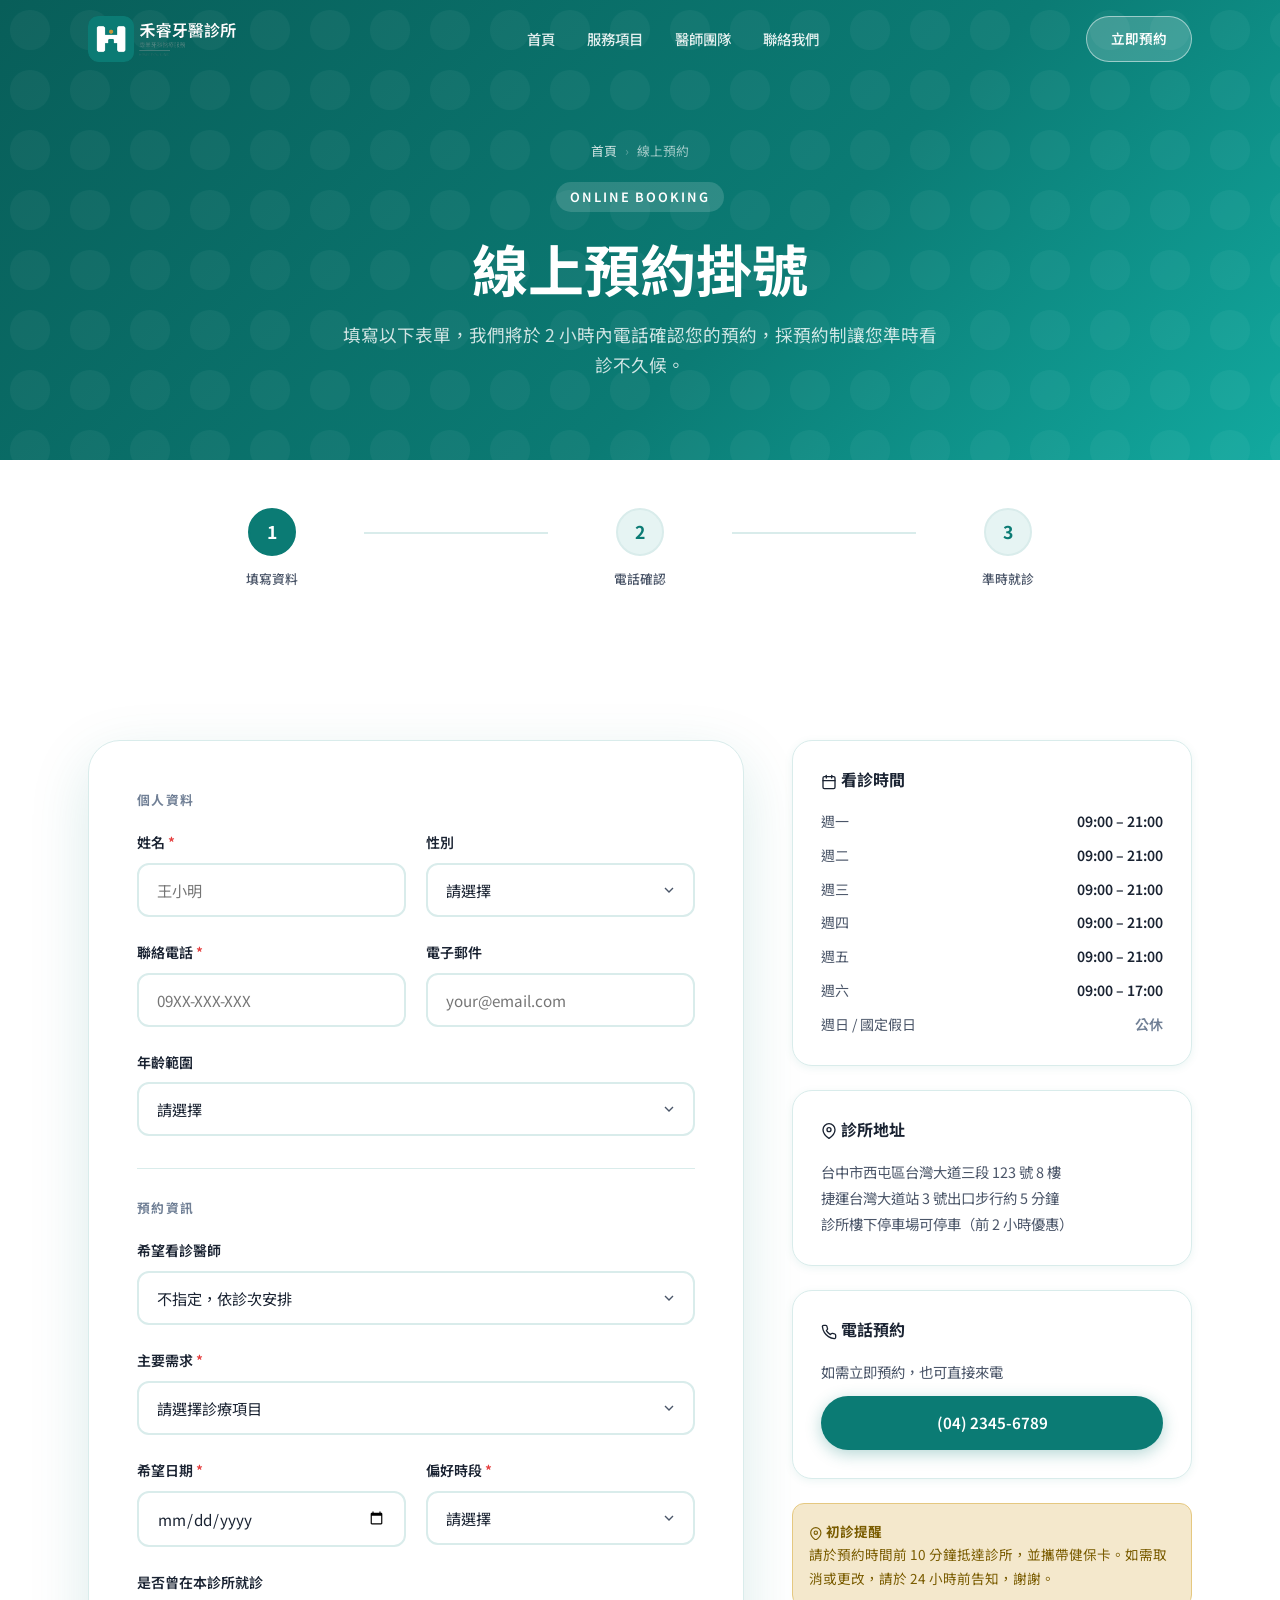
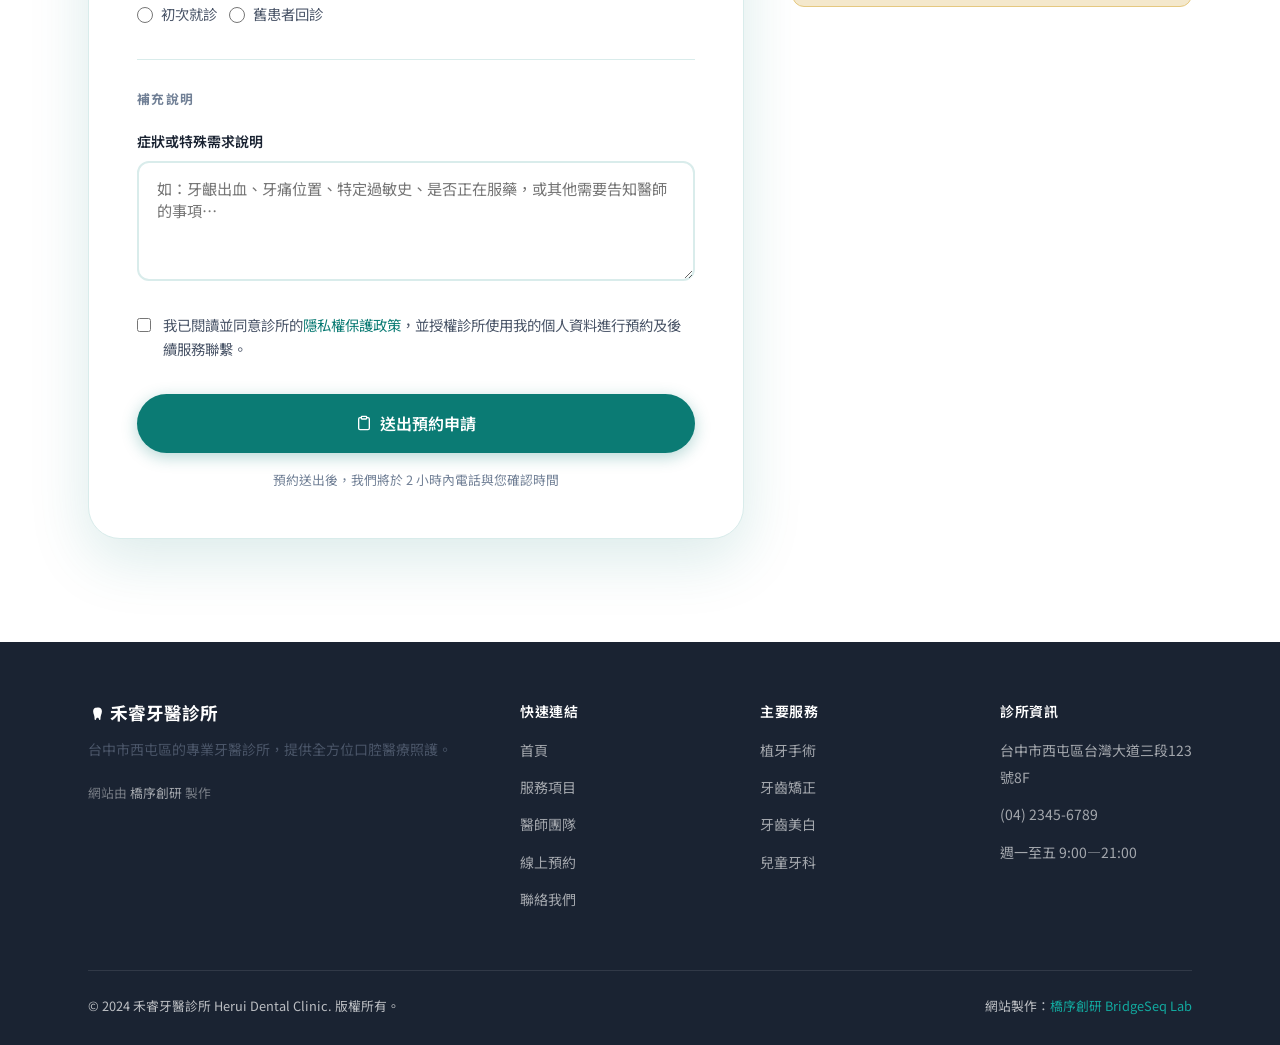
<file: appointment.html>
<!DOCTYPE html>
<html lang="zh-TW">
<head>
  <meta charset="UTF-8">
  <meta name="viewport" content="width=device-width, initial-scale=1.0">
  <title>線上預約 — 禾睿牙醫診所｜台中牙醫預約掛號</title>
  <meta name="description" content="禾睿牙醫線上預約系統，提供植牙、矯正、美白、兒童牙科等初診諮詢預約，預約制不等待，讓您的就醫時間更有效率。">
  <link rel="canonical" href="https://izzo24.github.io/herui-dental/appointment.html">
  <meta property="og:title" content="線上預約 — 禾睿牙醫診所">
  <meta property="og:url" content="https://izzo24.github.io/herui-dental/appointment.html">
  <link rel="icon" type="image/svg+xml" href="data:image/svg+xml,%3Csvg xmlns='http://www.w3.org/2000/svg' viewBox='0 0 32 32'%3E%3Crect width='32' height='32' rx='8' fill='%230B7B74'/%3E%3Cpath fill='white' d='M16 7c-2.8 0-5 2.2-5 4.5 0 1.5.5 2.8 1 4.5.5 1.5.5 3 .5 5 0 .6.4 1 1 1s1-.4 1-1c0-1.1.9-2 2-2s2 .9 2 2c0 .6.4 1 1 1s1-.4 1-1c0-2 0-3.5.5-5 .5-1.7 1-3 1-4.5C22 9.2 19.8 7 17 7c-.7 0-1.3.1-1.5.3-.2-.2-.8-.3-.5-.3z'/%3E%3C/svg%3E">
  <link rel="preconnect" href="https://fonts.googleapis.com">
  <link rel="preconnect" href="https://fonts.gstatic.com" crossorigin>
  <link href="https://fonts.googleapis.com/css2?family=Noto+Sans+TC:wght@400;500;600;700&display=swap" rel="stylesheet">
  <link rel="stylesheet" href="css/style.css">

  <style>
    .appt-layout {
      display: grid;
      grid-template-columns: 1fr 400px;
      gap: 48px;
      align-items: start;
    }
    .appt-form-card {
      background: white;
      border-radius: var(--radius-xl);
      padding: 48px;
      box-shadow: var(--shadow-lg);
      border: 1px solid var(--border);
    }
    .appt-sidebar {
      display: flex;
      flex-direction: column;
      gap: 24px;
      position: sticky;
      top: 100px;
    }
    .appt-info-card {
      background: white;
      border-radius: var(--radius-lg);
      padding: 28px;
      box-shadow: var(--shadow-sm);
      border: 1px solid var(--border);
    }
    .appt-info-card h3 { font-size: 1rem; margin-bottom: 20px; color: var(--text); }
    .appt-hours { display: flex; flex-direction: column; gap: 10px; }
    .appt-hour {
      display: flex;
      justify-content: space-between;
      align-items: center;
      font-size: 0.875rem;
    }
    .appt-hour-day { color: var(--text-mid); }
    .appt-hour-time { color: var(--text); font-weight: 600; }
    .appt-hour-time.closed { color: var(--text-light); }
    .appt-notice {
      background: var(--gold-light);
      border: 1px solid #E5C880;
      border-radius: var(--radius);
      padding: 16px;
      font-size: 0.85rem;
      color: #7A5C00;
    }
    .form-row { display: grid; grid-template-columns: 1fr 1fr; gap: 20px; }
    .form-section-title {
      font-size: 0.8rem;
      font-weight: 700;
      color: var(--text-light);
      letter-spacing: 0.1em;
      text-transform: uppercase;
      margin-bottom: 20px;
      margin-top: 32px;
      padding-top: 28px;
      border-top: 1px solid var(--border);
    }
    .form-section-title:first-of-type { margin-top: 0; border-top: none; padding-top: 0; }

    @media (max-width: 960px) {
      .appt-layout { grid-template-columns: 1fr; }
      .appt-sidebar { position: static; }
    }
    @media (max-width: 600px) {
      .form-row { grid-template-columns: 1fr; }
      .appt-form-card { padding: 28px; }
    }
  
  .site-nav .logo-white { display:block; }
  .site-nav .logo-color { display:none; }
  .site-nav.scrolled .logo-white { display:none; }
  .site-nav.scrolled .logo-color { display:block; }
</style>
</head>
<body>

  <div class="page-loader" id="pageLoader">
    <div class="loader-logo"><svg xmlns="http://www.w3.org/2000/svg" viewBox="0 0 24 24" width="1em" height="1em" fill="currentColor" style="display:inline-block;vertical-align:middle"><path d="M12 2C9 2 7 4.3 7 7c0 1.8.6 3.5 1.2 5.2.6 1.8.8 3.6.8 5.8 0 .6.4 1 1 1s1-.4 1-1c0-1.1.9-2 2-2s2 .9 2 2c0 .6.4 1 1 1s1-.4 1-1c0-2.2.2-4 .8-5.8C18.4 10.5 19 8.8 19 7c0-2.7-2-5-5-5-.8 0-1.5.2-2 .5-.5-.3-1.2-.5-2-.5z"/></svg> 禾睿</div>
    <div class="loader-bar"><div class="loader-bar-fill"></div></div>
  </div>

  <nav class="site-nav scrolled" id="siteNav">
    <div class="container">
      <div class="nav-inner">
        <a href="index.html" class="nav-logo">
          <img src="logos/herui-dental-logo-white.png" alt="禾睿牙醫診所" class="logo-white" style="height:46px;width:auto;">
          <img src="logos/herui-dental-logo.png" alt="禾睿牙醫診所" class="logo-color" style="height:46px;width:auto">
        </a>
        <ul class="nav-links">
          <li><a href="index.html" class="nav-link">首頁</a></li>
          <li><a href="services.html" class="nav-link">服務項目</a></li>
          <li><a href="doctors.html" class="nav-link">醫師團隊</a></li>
          <li><a href="contact.html" class="nav-link">聯絡我們</a></li>
        </ul>
        <a href="appointment.html" class="btn btn-primary nav-cta">立即預約</a>
        <button class="nav-hamburger" aria-label="開啟選單"><span></span><span></span><span></span></button>
      </div>
    </div>
  </nav>
  <div class="nav-mobile">
    <button class="nav-mobile-close">✕</button>
    <a href="index.html" class="nav-link">首頁</a>
    <a href="services.html" class="nav-link">服務項目</a>
    <a href="doctors.html" class="nav-link">醫師團隊</a>
    <a href="contact.html" class="nav-link">聯絡我們</a>
    <a href="appointment.html" class="btn btn-primary">立即預約</a>
  </div>

  <div class="page-hero">
    <div class="container">
      <div class="page-hero-content">
        <div class="breadcrumb" style="justify-content:center">
          <a href="index.html">首頁</a><span class="breadcrumb-sep">›</span><span>線上預約</span>
        </div>
        <span class="eyebrow">Online Booking</span>
        <h1>線上預約掛號</h1>
        <p>填寫以下表單，我們將於 2 小時內電話確認您的預約，採預約制讓您準時看診不久候。</p>
      </div>
    </div>
  </div>

  <!-- Steps -->
  <section style="padding:48px 0 0">
    <div class="container">
      <div class="steps">
        <div class="step active">
          <div class="step-circle">1</div>
          <div class="step-label">填寫資料</div>
        </div>
        <div class="step">
          <div class="step-circle">2</div>
          <div class="step-label">電話確認</div>
        </div>
        <div class="step">
          <div class="step-circle">3</div>
          <div class="step-label">準時就診</div>
        </div>
      </div>
    </div>
  </section>

  <section>
    <div class="container">
      <div class="appt-layout">

        <!-- Form -->
        <div class="appt-form-card reveal">
          <form id="appointment-form" novalidate>

            <div class="form-section-title">個人資料</div>

            <div class="form-row">
              <div class="form-group">
                <label class="form-label">姓名 <span class="req">*</span></label>
                <input type="text" class="form-input" placeholder="王小明" required>
              </div>
              <div class="form-group">
                <label class="form-label">性別</label>
                <select class="form-select">
                  <option value="">請選擇</option>
                  <option>先生</option>
                  <option>小姐</option>
                  <option>不指定</option>
                </select>
              </div>
            </div>

            <div class="form-row">
              <div class="form-group">
                <label class="form-label">聯絡電話 <span class="req">*</span></label>
                <input type="tel" class="form-input" placeholder="09XX-XXX-XXX" required>
              </div>
              <div class="form-group">
                <label class="form-label">電子郵件</label>
                <input type="email" class="form-input" placeholder="your@email.com">
              </div>
            </div>

            <div class="form-group">
              <label class="form-label">年齡範圍</label>
              <select class="form-select">
                <option value="">請選擇</option>
                <option>18 歲以下（兒童）</option>
                <option>18–30 歲</option>
                <option>31–45 歲</option>
                <option>46–60 歲</option>
                <option>61 歲以上</option>
              </select>
            </div>

            <div class="form-section-title">預約資訊</div>

            <div class="form-group">
              <label class="form-label">希望看診醫師</label>
              <select class="form-select">
                <option value="">不指定，依診次安排</option>
                <option>陳柏睿醫師（院長・植牙專科）</option>
                <option>林欣怡醫師（矯正科）</option>
                <option>黃文哲醫師（牙周科・兒童牙科）</option>
                <option>王雅婷醫師（一般・美容牙科）</option>
              </select>
            </div>

            <div class="form-group">
              <label class="form-label">主要需求 <span class="req">*</span></label>
              <select class="form-select" required>
                <option value="">請選擇診療項目</option>
                <optgroup label="一般牙科">
                  <option>一般洗牙・檢查</option>
                  <option>蛀牙填補</option>
                  <option>根管治療</option>
                  <option>假牙・全瓷冠</option>
                  <option>拔牙・智齒</option>
                </optgroup>
                <optgroup label="專科治療">
                  <option>植牙諮詢</option>
                  <option>矯正諮詢（隱適美）</option>
                  <option>矯正諮詢（傳統）</option>
                  <option>牙齒美白諮詢</option>
                  <option>牙周病治療</option>
                </optgroup>
                <optgroup label="兒童牙科">
                  <option>兒童初診</option>
                  <option>兒童定期檢查</option>
                  <option>兒童矯正評估</option>
                </optgroup>
              </select>
            </div>

            <div class="form-row">
              <div class="form-group">
                <label class="form-label">希望日期 <span class="req">*</span></label>
                <input type="date" class="form-input" required>
              </div>
              <div class="form-group">
                <label class="form-label">偏好時段 <span class="req">*</span></label>
                <select class="form-select" required>
                  <option value="">請選擇</option>
                  <option>上午（09:00–12:00）</option>
                  <option>下午（13:00–17:00）</option>
                  <option>傍晚（17:00–21:00）</option>
                  <option>不指定</option>
                </select>
              </div>
            </div>

            <div class="form-group">
              <label class="form-label">是否曾在本診所就診</label>
              <div class="form-checkbox-group">
                <label class="form-checkbox-label">
                  <input type="radio" name="existing" value="new"> 初次就診
                </label>
                <label class="form-checkbox-label">
                  <input type="radio" name="existing" value="returning"> 舊患者回診
                </label>
              </div>
            </div>

            <div class="form-section-title">補充說明</div>

            <div class="form-group">
              <label class="form-label">症狀或特殊需求說明</label>
              <textarea class="form-textarea" placeholder="如：牙齦出血、牙痛位置、特定過敏史、是否正在服藥，或其他需要告知醫師的事項…" rows="4"></textarea>
            </div>

            <div class="form-group">
              <label class="form-checkbox-label" style="align-items:flex-start;gap:12px">
                <input type="checkbox" required style="margin-top:4px">
                <span>我已閱讀並同意診所的<a href="#" style="color:var(--primary)">隱私權保護政策</a>，並授權診所使用我的個人資料進行預約及後續服務聯繫。</span>
              </label>
            </div>

            <button type="submit" class="btn btn-primary" style="width:100%;justify-content:center;padding:16px;font-size:1rem;margin-top:8px">
              <svg xmlns="http://www.w3.org/2000/svg" viewBox="0 0 24 24" width="1em" height="1em" fill="none" stroke="currentColor" stroke-width="2" stroke-linecap="round" stroke-linejoin="round" style="display:inline-block;vertical-align:middle"><path d="M16 4h2a2 2 0 0 1 2 2v14a2 2 0 0 1-2 2H6a2 2 0 0 1-2-2V6a2 2 0 0 1 2-2h2"/><rect x="8" y="2" width="8" height="4" rx="1"/></svg> 送出預約申請
            </button>

            <p style="text-align:center;margin-top:16px;font-size:0.8rem;color:var(--text-light)">
              預約送出後，我們將於 2 小時內電話與您確認時間
            </p>
          </form>
        </div>

        <!-- Sidebar -->
        <div class="appt-sidebar reveal reveal-delay-2">
          <div class="appt-info-card">
            <h3><svg xmlns="http://www.w3.org/2000/svg" viewBox="0 0 24 24" width="1em" height="1em" fill="none" stroke="currentColor" stroke-width="2" stroke-linecap="round" stroke-linejoin="round" style="display:inline-block;vertical-align:middle"><rect x="3" y="4" width="18" height="18" rx="2"/><line x1="16" y1="2" x2="16" y2="6"/><line x1="8" y1="2" x2="8" y2="6"/><line x1="3" y1="10" x2="21" y2="10"/></svg> 看診時間</h3>
            <div class="appt-hours">
              <div class="appt-hour">
                <span class="appt-hour-day">週一</span>
                <span class="appt-hour-time">09:00 – 21:00</span>
              </div>
              <div class="appt-hour">
                <span class="appt-hour-day">週二</span>
                <span class="appt-hour-time">09:00 – 21:00</span>
              </div>
              <div class="appt-hour">
                <span class="appt-hour-day">週三</span>
                <span class="appt-hour-time">09:00 – 21:00</span>
              </div>
              <div class="appt-hour">
                <span class="appt-hour-day">週四</span>
                <span class="appt-hour-time">09:00 – 21:00</span>
              </div>
              <div class="appt-hour">
                <span class="appt-hour-day">週五</span>
                <span class="appt-hour-time">09:00 – 21:00</span>
              </div>
              <div class="appt-hour">
                <span class="appt-hour-day">週六</span>
                <span class="appt-hour-time">09:00 – 17:00</span>
              </div>
              <div class="appt-hour">
                <span class="appt-hour-day">週日 / 國定假日</span>
                <span class="appt-hour-time closed">公休</span>
              </div>
            </div>
          </div>

          <div class="appt-info-card">
            <h3><svg xmlns="http://www.w3.org/2000/svg" viewBox="0 0 24 24" width="1em" height="1em" fill="none" stroke="currentColor" stroke-width="2" stroke-linecap="round" stroke-linejoin="round" style="display:inline-block;vertical-align:middle"><path d="M21 10c0 7-9 13-9 13s-9-6-9-13a9 9 0 0 1 18 0z"/><circle cx="12" cy="10" r="3"/></svg> 診所地址</h3>
            <p style="font-size:0.9rem;color:var(--text-mid);line-height:1.8">
              台中市西屯區台灣大道三段 123 號 8 樓<br>
              捷運台灣大道站 3 號出口步行約 5 分鐘<br>
              診所樓下停車場可停車（前 2 小時優惠）
            </p>
          </div>

          <div class="appt-info-card">
            <h3><svg xmlns="http://www.w3.org/2000/svg" viewBox="0 0 24 24" width="1em" height="1em" fill="none" stroke="currentColor" stroke-width="2" stroke-linecap="round" stroke-linejoin="round" style="display:inline-block;vertical-align:middle"><path d="M22 16.92v3a2 2 0 0 1-2.18 2 19.79 19.79 0 0 1-8.63-3.07 19.5 19.5 0 0 1-6-6 19.79 19.79 0 0 1-3.07-8.67A2 2 0 0 1 4 2h3a2 2 0 0 1 2 1.72 12.84 12.84 0 0 0 .7 2.81 2 2 0 0 1-.45 2.11L8.09 9.91a16 16 0 0 0 6 6l1.27-1.27a2 2 0 0 1 2.11-.45 12.84 12.84 0 0 0 2.81.7A2 2 0 0 1 22 16.92z"/></svg> 電話預約</h3>
            <p style="font-size:0.9rem;color:var(--text-mid);margin-bottom:12px">如需立即預約，也可直接來電</p>
            <a href="tel:+886423456789" class="btn btn-primary" style="width:100%;justify-content:center">
              (04) 2345-6789
            </a>
          </div>

          <div class="appt-notice">
            <strong><svg xmlns="http://www.w3.org/2000/svg" viewBox="0 0 24 24" width="1em" height="1em" fill="none" stroke="currentColor" stroke-width="2" stroke-linecap="round" stroke-linejoin="round" style="display:inline-block;vertical-align:middle"><path d="M21 10c0 7-9 13-9 13s-9-6-9-13a9 9 0 0 1 18 0z"/><circle cx="12" cy="10" r="3"/></svg> 初診提醒</strong><br>
            請於預約時間前 10 分鐘抵達診所，並攜帶健保卡。如需取消或更改，請於 24 小時前告知，謝謝。
          </div>
        </div>

      </div>
    </div>
  </section>

  <footer>
    <div class="container">
      <div class="footer-grid">
        <div class="footer-brand">
          <h3><svg xmlns="http://www.w3.org/2000/svg" viewBox="0 0 24 24" width="1em" height="1em" fill="currentColor" style="display:inline-block;vertical-align:middle"><path d="M12 2C9 2 7 4.3 7 7c0 1.8.6 3.5 1.2 5.2.6 1.8.8 3.6.8 5.8 0 .6.4 1 1 1s1-.4 1-1c0-1.1.9-2 2-2s2 .9 2 2c0 .6.4 1 1 1s1-.4 1-1c0-2.2.2-4 .8-5.8C18.4 10.5 19 8.8 19 7c0-2.7-2-5-5-5-.8 0-1.5.2-2 .5-.5-.3-1.2-.5-2-.5z"/></svg> 禾睿牙醫診所</h3>
          <p>台中市西屯區的專業牙醫診所，提供全方位口腔醫療照護。</p>
          <div style="font-size:0.8rem;color:rgba(255,255,255,0.4)">網站由 <a href="https://bridgeseqlab.com" target="_blank" rel="noopener noreferrer" style="color:rgba(255,255,255,0.6)">橋序創研</a> 製作</div>
        </div>
        <div class="footer-col">
          <h4>快速連結</h4>
          <ul>
            <li><a href="index.html">首頁</a></li>
            <li><a href="services.html">服務項目</a></li>
            <li><a href="doctors.html">醫師團隊</a></li>
            <li><a href="appointment.html">線上預約</a></li>
            <li><a href="contact.html">聯絡我們</a></li>
          </ul>
        </div>
        <div class="footer-col">
          <h4>主要服務</h4>
          <ul>
            <li><a href="services.html#implant">植牙手術</a></li>
            <li><a href="services.html#ortho">牙齒矯正</a></li>
            <li><a href="services.html#whitening">牙齒美白</a></li>
            <li><a href="services.html#children">兒童牙科</a></li>
          </ul>
        </div>
        <div class="footer-col">
          <h4>診所資訊</h4>
          <ul>
            <li><a href="#">台中市西屯區台灣大道三段123號8F</a></li>
            <li><a href="tel:+886423456789">(04) 2345-6789</a></li>
            <li><a href="#">週一至五 9:00—21:00</a></li>
          </ul>
        </div>
      </div>
      <div class="footer-bottom">
        <div>© 2024 禾睿牙醫診所 Herui Dental Clinic. 版權所有。</div>
        <div>網站製作：<a href="https://bridgeseqlab.com" target="_blank" rel="noopener noreferrer">橋序創研 BridgeSeq Lab</a></div>
      </div>
    </div>
  </footer>

  <button id="back-to-top" aria-label="回到頂部">
    <svg viewBox="0 0 24 24"><polyline points="18 15 12 9 6 15"/></svg>
  </button>

  <script src="js/main.js"></script>
  <script>
    // Set min date to today
    const dateInput = document.querySelector('input[type="date"]');
    if (dateInput) {
      const today = new Date().toISOString().split('T')[0];
      dateInput.min = today;
    }
  </script>
</body>
</html>
</file>
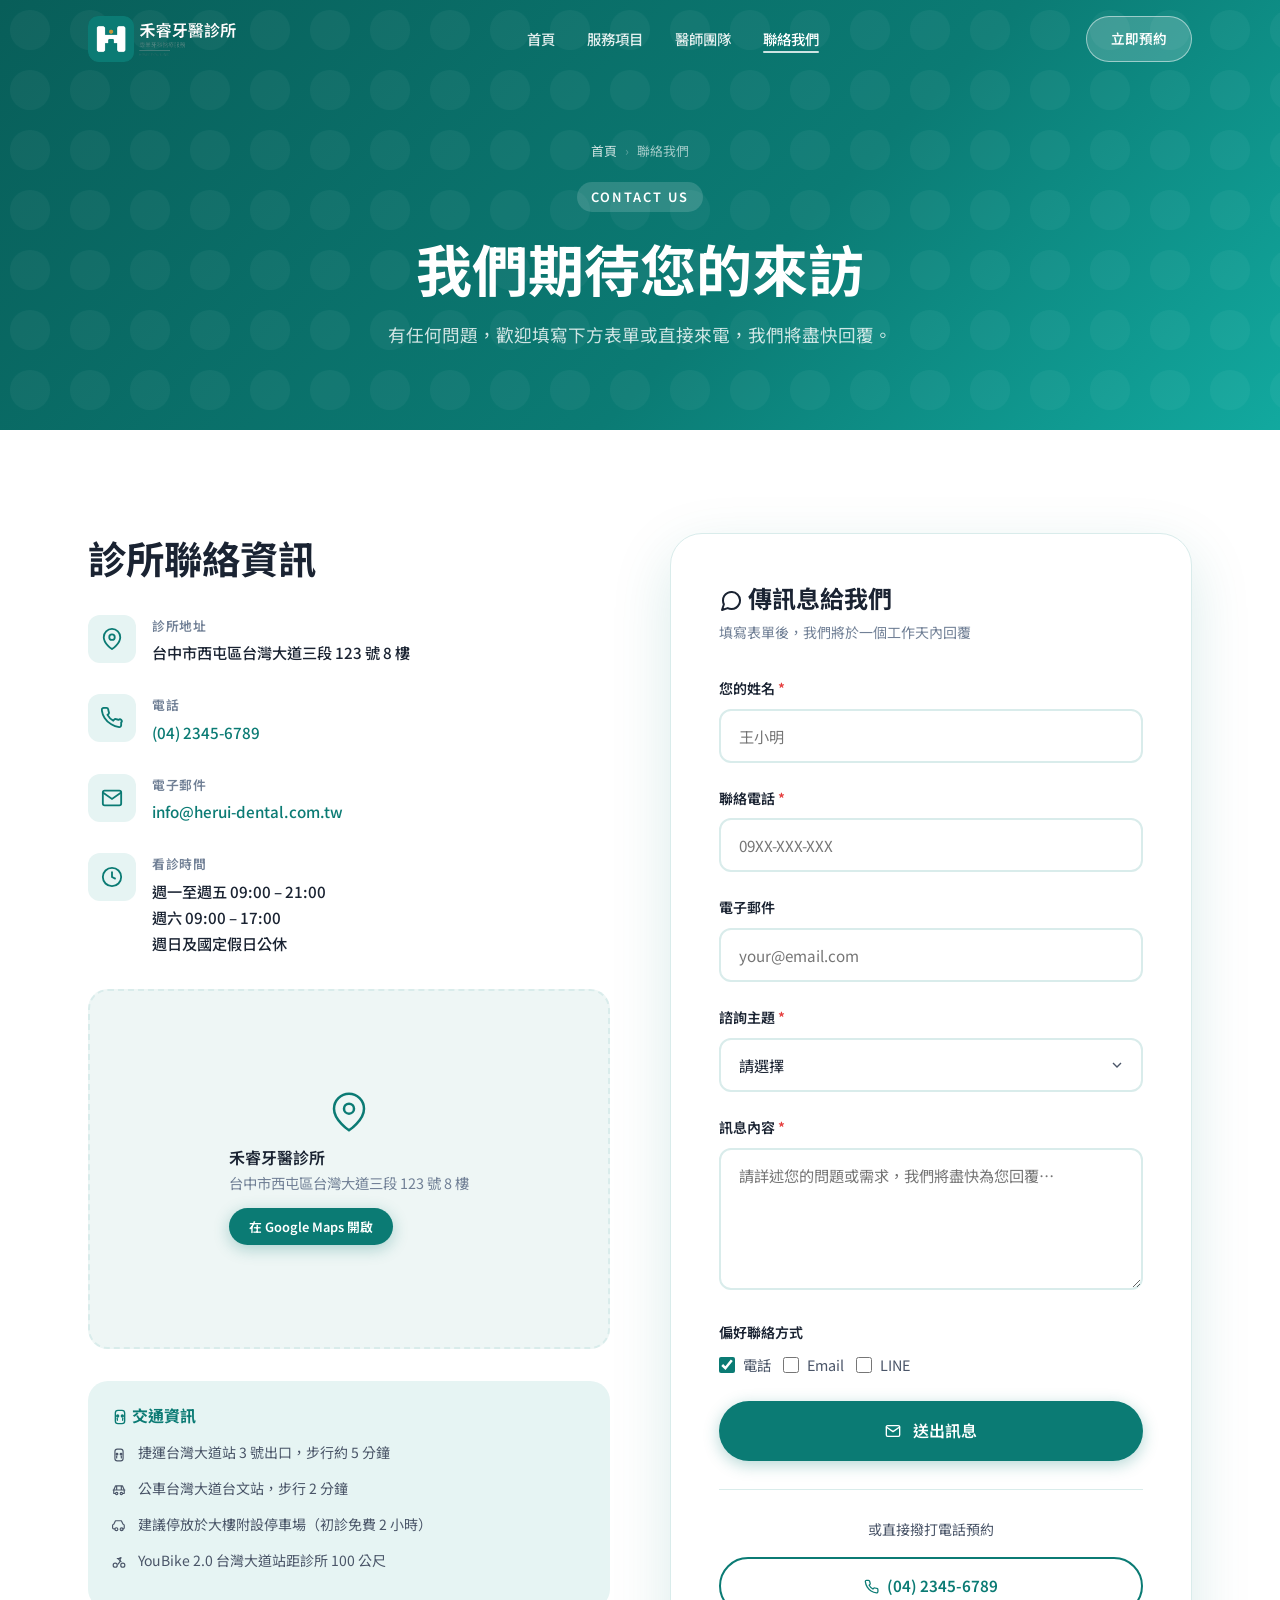
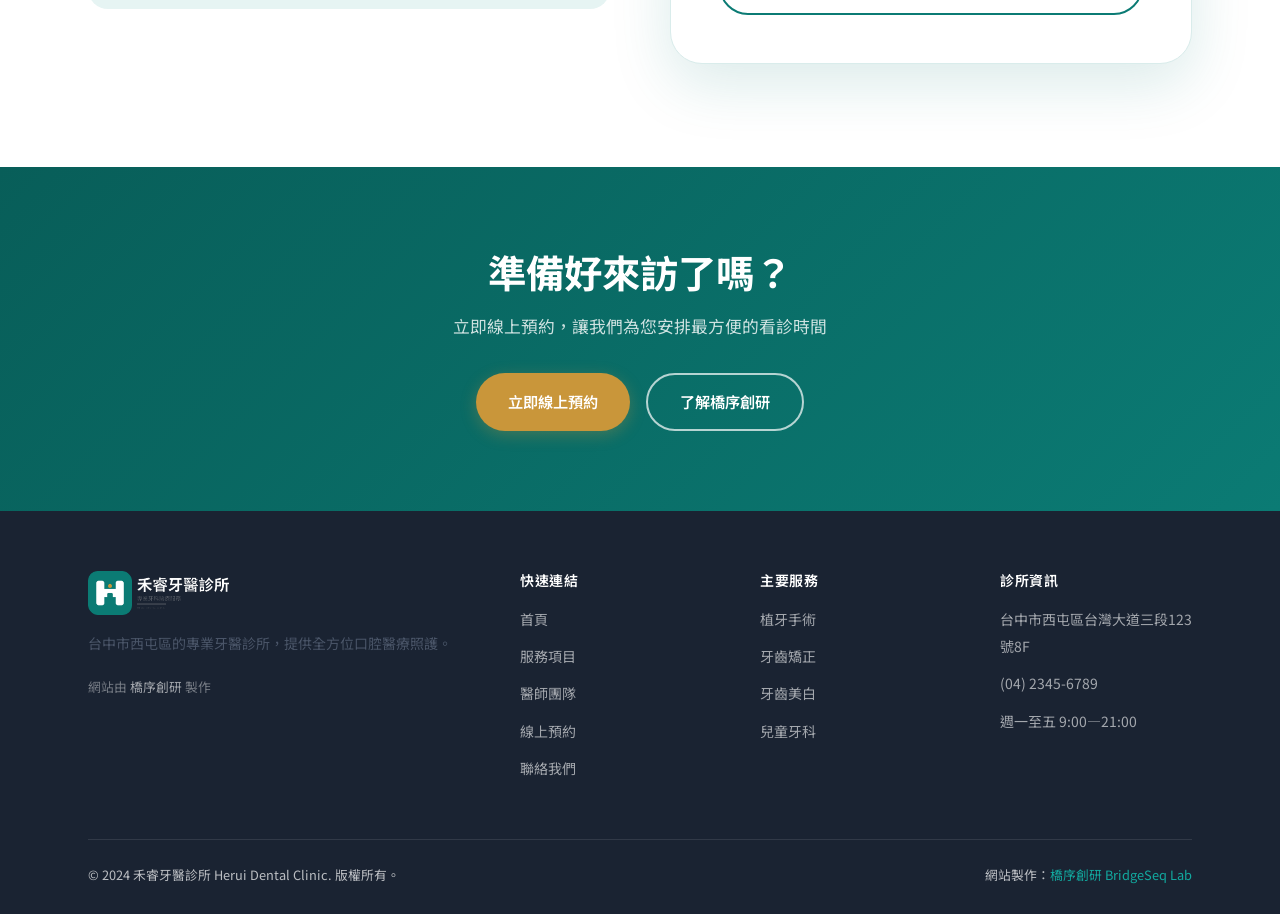
<file: contact.html>
<!DOCTYPE html>
<html lang="zh-TW">
<head>
  <meta charset="UTF-8">
  <meta name="viewport" content="width=device-width, initial-scale=1.0">
  <title>聯絡我們 — 禾睿牙醫診所｜台中西屯區牙醫</title>
  <meta name="description" content="禾睿牙醫診所聯絡資訊：地址台中市西屯區台灣大道三段123號8F，電話(04)2345-6789，週一至四9-21時，週六9-17時。提供線上諮詢表單。">
  <link rel="canonical" href="https://izzo24.github.io/herui-dental/contact.html">
  <meta property="og:title" content="聯絡我們 — 禾睿牙醫診所">
  <meta property="og:url" content="https://izzo24.github.io/herui-dental/contact.html">
  <link rel="icon" type="image/svg+xml" href="data:image/svg+xml,%3Csvg xmlns='http://www.w3.org/2000/svg' viewBox='0 0 32 32'%3E%3Crect width='32' height='32' rx='8' fill='%230B7B74'/%3E%3Cpath fill='white' d='M16 7c-2.8 0-5 2.2-5 4.5 0 1.5.5 2.8 1 4.5.5 1.5.5 3 .5 5 0 .6.4 1 1 1s1-.4 1-1c0-1.1.9-2 2-2s2 .9 2 2c0 .6.4 1 1 1s1-.4 1-1c0-2 0-3.5.5-5 .5-1.7 1-3 1-4.5C22 9.2 19.8 7 17 7c-.7 0-1.3.1-1.5.3-.2-.2-.8-.3-.5-.3z'/%3E%3C/svg%3E">
  <link rel="preconnect" href="https://fonts.googleapis.com">
  <link rel="preconnect" href="https://fonts.gstatic.com" crossorigin>
  <link href="https://fonts.googleapis.com/css2?family=Noto+Sans+TC:wght@400;500;600;700&display=swap" rel="stylesheet">
  <link rel="stylesheet" href="css/style.css">

  <style>
    .contact-layout {
      display: grid;
      grid-template-columns: 1fr 1fr;
      gap: 60px;
      align-items: start;
    }
    .contact-form-card {
      background: white;
      border-radius: var(--radius-xl);
      padding: 48px;
      box-shadow: var(--shadow-lg);
      border: 1px solid var(--border);
    }
    .contact-info-section {}
    .contact-info-section h2 { margin-bottom: 32px; }
    .transport-section {
      background: var(--primary-pale);
      border-radius: var(--radius-lg);
      padding: 24px;
      margin-top: 32px;
    }
    .transport-section h3 { font-size: 1rem; margin-bottom: 16px; color: var(--primary); }
    .transport-item {
      display: flex;
      gap: 12px;
      margin-bottom: 12px;
      font-size: 0.875rem;
      color: var(--text-mid);
    }
    .transport-emoji { flex-shrink: 0; }

    @media (max-width: 900px) {
      .contact-layout { grid-template-columns: 1fr; }
      .contact-form-card { padding: 28px; }
    }
  
  .site-nav .logo-white { display:block; }
  .site-nav .logo-color { display:none; }
  .site-nav.scrolled .logo-white { display:none; }
  .site-nav.scrolled .logo-color { display:block; }
</style>
</head>
<body>

  <div class="page-loader" id="pageLoader">
    <div class="loader-logo"><svg xmlns="http://www.w3.org/2000/svg" viewBox="0 0 24 24" width="1em" height="1em" fill="currentColor" style="display:inline-block;vertical-align:middle"><path d="M12 2C9 2 7 4.3 7 7c0 1.8.6 3.5 1.2 5.2.6 1.8.8 3.6.8 5.8 0 .6.4 1 1 1s1-.4 1-1c0-1.1.9-2 2-2s2 .9 2 2c0 .6.4 1 1 1s1-.4 1-1c0-2.2.2-4 .8-5.8C18.4 10.5 19 8.8 19 7c0-2.7-2-5-5-5-.8 0-1.5.2-2 .5-.5-.3-1.2-.5-2-.5z"/></svg> 禾睿</div>
    <div class="loader-bar"><div class="loader-bar-fill"></div></div>
  </div>

  <nav class="site-nav scrolled" id="siteNav">
    <div class="container">
      <div class="nav-inner">
        <a href="index.html" class="nav-logo">
          <img src="logos/herui-dental-logo-white.png" alt="禾睿牙醫診所" class="logo-white" style="height:46px;width:auto;">
          <img src="logos/herui-dental-logo.png" alt="禾睿牙醫診所" class="logo-color" style="height:46px;width:auto">
        </a>
        <ul class="nav-links">
          <li><a href="index.html" class="nav-link">首頁</a></li>
          <li><a href="services.html" class="nav-link">服務項目</a></li>
          <li><a href="doctors.html" class="nav-link">醫師團隊</a></li>
          <li><a href="contact.html" class="nav-link active">聯絡我們</a></li>
        </ul>
        <a href="appointment.html" class="btn btn-primary nav-cta">立即預約</a>
        <button class="nav-hamburger" aria-label="開啟選單"><span></span><span></span><span></span></button>
      </div>
    </div>
  </nav>
  <div class="nav-mobile">
    <button class="nav-mobile-close">✕</button>
    <a href="index.html" class="nav-link">首頁</a>
    <a href="services.html" class="nav-link">服務項目</a>
    <a href="doctors.html" class="nav-link">醫師團隊</a>
    <a href="contact.html" class="nav-link">聯絡我們</a>
    <a href="appointment.html" class="btn btn-primary">立即預約</a>
  </div>

  <div class="page-hero">
    <div class="container">
      <div class="page-hero-content">
        <div class="breadcrumb" style="justify-content:center">
          <a href="index.html">首頁</a><span class="breadcrumb-sep">›</span><span>聯絡我們</span>
        </div>
        <span class="eyebrow">Contact Us</span>
        <h1>我們期待您的來訪</h1>
        <p>有任何問題，歡迎填寫下方表單或直接來電，我們將盡快回覆。</p>
      </div>
    </div>
  </div>

  <section>
    <div class="container">
      <div class="contact-layout">

        <!-- Left: Info -->
        <div class="contact-info-section reveal">
          <h2>診所聯絡資訊</h2>

          <div class="contact-info-item">
            <div class="contact-icon">
              <svg viewBox="0 0 24 24"><path d="M21 10c0 7-9 13-9 13s-9-6-9-13a9 9 0 0118 0z"/><circle cx="12" cy="10" r="3"/></svg>
            </div>
            <div>
              <div class="contact-info-label">診所地址</div>
              <div class="contact-info-value">台中市西屯區台灣大道三段 123 號 8 樓</div>
            </div>
          </div>

          <div class="contact-info-item">
            <div class="contact-icon">
              <svg viewBox="0 0 24 24"><path d="M22 16.92v3a2 2 0 01-2.18 2 19.79 19.79 0 01-8.63-3.07A19.5 19.5 0 013.95 12a19.79 19.79 0 01-3.07-8.67A2 2 0 012.88 1h3a2 2 0 012 1.72c.127.96.361 1.903.7 2.81a2 2 0 01-.45 2.11L7.09 8.59a16 16 0 006.29 6.29l.96-1.14a2 2 0 012.11-.45c.907.339 1.85.573 2.81.7A2 2 0 0122 16.92z"/></svg>
            </div>
            <div>
              <div class="contact-info-label">電話</div>
              <div class="contact-info-value"><a href="tel:+886423456789" style="color:var(--primary)">(04) 2345-6789</a></div>
            </div>
          </div>

          <div class="contact-info-item">
            <div class="contact-icon">
              <svg viewBox="0 0 24 24"><path d="M4 4h16c1.1 0 2 .9 2 2v12c0 1.1-.9 2-2 2H4c-1.1 0-2-.9-2-2V6c0-1.1.9-2 2-2z"/><polyline points="22,6 12,13 2,6"/></svg>
            </div>
            <div>
              <div class="contact-info-label">電子郵件</div>
              <div class="contact-info-value"><a href="mailto:info@herui-dental.com.tw" style="color:var(--primary)">info@herui-dental.com.tw</a></div>
            </div>
          </div>

          <div class="contact-info-item">
            <div class="contact-icon">
              <svg viewBox="0 0 24 24"><circle cx="12" cy="12" r="10"/><polyline points="12 6 12 12 16 14"/></svg>
            </div>
            <div>
              <div class="contact-info-label">看診時間</div>
              <div class="contact-info-value">
                週一至週五 09:00 – 21:00<br>
                週六 09:00 – 17:00<br>
                週日及國定假日公休
              </div>
            </div>
          </div>

          <!-- Map Placeholder -->
          <div class="map-embed" style="margin:32px 0">
            <svg viewBox="0 0 24 24"><path d="M21 10c0 7-9 13-9 13s-9-6-9-13a9 9 0 0118 0z"/><circle cx="12" cy="10" r="3"/></svg>
            <div>
              <div style="font-weight:600;color:var(--text);font-size:1rem">禾睿牙醫診所</div>
              <div>台中市西屯區台灣大道三段 123 號 8 樓</div>
              <a href="https://maps.google.com/?q=台中市西屯區台灣大道三段123號" target="_blank" rel="noopener noreferrer" class="btn btn-primary" style="margin-top:12px;font-size:0.8rem;padding:8px 20px">
                在 Google Maps 開啟
              </a>
            </div>
          </div>

          <div class="transport-section">
            <h3><svg xmlns="http://www.w3.org/2000/svg" viewBox="0 0 24 24" width="1em" height="1em" fill="none" stroke="currentColor" stroke-width="2" stroke-linecap="round" stroke-linejoin="round" style="display:inline-block;vertical-align:middle"><rect x="5" y="2" width="14" height="20" rx="4"/><line x1="8" y1="14" x2="8" y2="17"/><line x1="16" y1="14" x2="16" y2="17"/><circle cx="8.5" cy="10.5" r="1.5" fill="currentColor"/><circle cx="15.5" cy="10.5" r="1.5" fill="currentColor"/></svg> 交通資訊</h3>
            <div class="transport-item">
              <span class="transport-emoji"><svg xmlns="http://www.w3.org/2000/svg" viewBox="0 0 24 24" width="1em" height="1em" fill="none" stroke="currentColor" stroke-width="2" stroke-linecap="round" stroke-linejoin="round" style="display:inline-block;vertical-align:middle"><rect x="5" y="2" width="14" height="20" rx="4"/><line x1="8" y1="14" x2="8" y2="17"/><line x1="16" y1="14" x2="16" y2="17"/><circle cx="8.5" cy="10.5" r="1.5" fill="currentColor"/><circle cx="15.5" cy="10.5" r="1.5" fill="currentColor"/></svg></span>
              <span>捷運台灣大道站 3 號出口，步行約 5 分鐘</span>
            </div>
            <div class="transport-item">
              <span class="transport-emoji"><svg xmlns="http://www.w3.org/2000/svg" viewBox="0 0 24 24" width="1em" height="1em" fill="none" stroke="currentColor" stroke-width="2" stroke-linecap="round" stroke-linejoin="round" style="display:inline-block;vertical-align:middle"><path d="M8 6v6M16 6v6M2 12h20M18 18h2a1 1 0 0 0 1-1v-5l-3-7H6L3 12v5a1 1 0 0 0 1 1h2"/><circle cx="8" cy="18" r="2"/><circle cx="16" cy="18" r="2"/></svg></span>
              <span>公車台灣大道台文站，步行 2 分鐘</span>
            </div>
            <div class="transport-item">
              <span class="transport-emoji"><svg xmlns="http://www.w3.org/2000/svg" viewBox="0 0 24 24" width="1em" height="1em" fill="none" stroke="currentColor" stroke-width="2" stroke-linecap="round" stroke-linejoin="round" style="display:inline-block;vertical-align:middle"><path d="M5 17H3a2 2 0 0 1-2-2v-4a2 2 0 0 1 2-2l3-6h10l3 6a2 2 0 0 1 2 2v4a2 2 0 0 1-2 2h-2"/><circle cx="7.5" cy="17.5" r="2.5"/><circle cx="16.5" cy="17.5" r="2.5"/></svg></span>
              <span>建議停放於大樓附設停車場（初診免費 2 小時）</span>
            </div>
            <div class="transport-item">
              <span class="transport-emoji"><svg xmlns="http://www.w3.org/2000/svg" viewBox="0 0 24 24" width="1em" height="1em" fill="none" stroke="currentColor" stroke-width="2" stroke-linecap="round" stroke-linejoin="round" style="display:inline-block;vertical-align:middle"><circle cx="5.5" cy="17.5" r="3.5"/><circle cx="18.5" cy="17.5" r="3.5"/><path d="M15 6a1 1 0 0 0-1 1v4l-3.5 4.5M9 6h6"/><path d="m15.5 11.5-5-5 5-2"/></svg></span>
              <span>YouBike 2.0 台灣大道站距診所 100 公尺</span>
            </div>
          </div>
        </div>

        <!-- Right: Form -->
        <div class="contact-form-card reveal reveal-delay-1">
          <h3 style="margin-bottom:8px"><svg xmlns="http://www.w3.org/2000/svg" viewBox="0 0 24 24" width="1em" height="1em" fill="none" stroke="currentColor" stroke-width="2" stroke-linecap="round" stroke-linejoin="round" style="display:inline-block;vertical-align:middle"><path d="M21 11.5a8.38 8.38 0 0 1-.9 3.8 8.5 8.5 0 0 1-7.6 4.7 8.38 8.38 0 0 1-3.8-.9L3 21l1.9-5.7a8.38 8.38 0 0 1-.9-3.8 8.5 8.5 0 0 1 4.7-7.6 8.38 8.38 0 0 1 3.8-.9h.5a8.48 8.48 0 0 1 8 8v.5z"/></svg> 傳訊息給我們</h3>
          <p style="font-size:0.875rem;color:var(--text-light);margin-bottom:32px">填寫表單後，我們將於一個工作天內回覆</p>

          <form id="contact-form" novalidate>
            <div class="form-row">
              <div class="form-group">
                <label class="form-label">您的姓名 <span class="req">*</span></label>
                <input type="text" class="form-input" placeholder="王小明" required>
              </div>
              <div class="form-group">
                <label class="form-label">聯絡電話 <span class="req">*</span></label>
                <input type="tel" class="form-input" placeholder="09XX-XXX-XXX" required>
              </div>
            </div>

            <div class="form-group">
              <label class="form-label">電子郵件</label>
              <input type="email" class="form-input" placeholder="your@email.com">
            </div>

            <div class="form-group">
              <label class="form-label">諮詢主題 <span class="req">*</span></label>
              <select class="form-select" required>
                <option value="">請選擇</option>
                <option>服務項目諮詢</option>
                <option>費用相關問題</option>
                <option>預約相關</option>
                <option>就醫前疑問</option>
                <option>其他</option>
              </select>
            </div>

            <div class="form-group">
              <label class="form-label">訊息內容 <span class="req">*</span></label>
              <textarea class="form-textarea" rows="5" placeholder="請詳述您的問題或需求，我們將盡快為您回覆…" required></textarea>
            </div>

            <div class="form-group">
              <label class="form-label">偏好聯絡方式</label>
              <div class="form-checkbox-group">
                <label class="form-checkbox-label">
                  <input type="checkbox" checked> 電話
                </label>
                <label class="form-checkbox-label">
                  <input type="checkbox"> Email
                </label>
                <label class="form-checkbox-label">
                  <input type="checkbox"> LINE
                </label>
              </div>
            </div>

            <button type="submit" class="btn btn-primary" style="width:100%;justify-content:center;padding:16px;font-size:1rem">
              <svg xmlns="http://www.w3.org/2000/svg" viewBox="0 0 24 24" width="1em" height="1em" fill="none" stroke="currentColor" stroke-width="2" stroke-linecap="round" stroke-linejoin="round" style="display:inline-block;vertical-align:middle"><path d="M4 4h16c1.1 0 2 .9 2 2v12c0 1.1-.9 2-2 2H4c-1.1 0-2-.9-2-2V6c0-1.1.9-2 2-2z"/><polyline points="22,6 12,13 2,6"/></svg>️ 送出訊息
            </button>
          </form>

          <div style="margin-top:28px;padding-top:28px;border-top:1px solid var(--border)">
            <p style="font-size:0.875rem;color:var(--text-mid);text-align:center;margin-bottom:16px">或直接撥打電話預約</p>
            <a href="tel:+886423456789" class="btn btn-secondary" style="width:100%;justify-content:center">
              <svg xmlns="http://www.w3.org/2000/svg" viewBox="0 0 24 24" width="1em" height="1em" fill="none" stroke="currentColor" stroke-width="2" stroke-linecap="round" stroke-linejoin="round" style="display:inline-block;vertical-align:middle"><path d="M22 16.92v3a2 2 0 0 1-2.18 2 19.79 19.79 0 0 1-8.63-3.07 19.5 19.5 0 0 1-6-6 19.79 19.79 0 0 1-3.07-8.67A2 2 0 0 1 4 2h3a2 2 0 0 1 2 1.72 12.84 12.84 0 0 0 .7 2.81 2 2 0 0 1-.45 2.11L8.09 9.91a16 16 0 0 0 6 6l1.27-1.27a2 2 0 0 1 2.11-.45 12.84 12.84 0 0 0 2.81.7A2 2 0 0 1 22 16.92z"/></svg> (04) 2345-6789
            </a>
          </div>
        </div>

      </div>
    </div>
  </section>

  <!-- CTA -->
  <div class="cta-banner">
    <div class="container">
      <h2>準備好來訪了嗎？</h2>
      <p>立即線上預約，讓我們為您安排最方便的看診時間</p>
      <div class="cta-banner-buttons">
        <a href="appointment.html" class="btn btn-gold">立即線上預約</a>
        <a href="https://bridgeseqlab.com" target="_blank" rel="noopener noreferrer" class="btn btn-outline-white">了解橋序創研</a>
      </div>
    </div>
  </div>

  <footer>
    <div class="container">
      <div class="footer-grid">
        <div class="footer-brand">
        <img src="./logos/herui-dental-logo-white.png" alt="禾睿牙醫" style="height:44px;width:auto;display:block;margin-bottom:16px;">
        <p>台中市西屯區的專業牙醫診所，提供全方位口腔醫療照護。</p>
          <div style="font-size:0.8rem;color:rgba(255,255,255,0.4)">網站由 <a href="https://bridgeseqlab.com" target="_blank" rel="noopener noreferrer" style="color:rgba(255,255,255,0.6)">橋序創研</a> 製作</div>
        </div>
        <div class="footer-col">
          <h4>快速連結</h4>
          <ul>
            <li><a href="index.html">首頁</a></li>
            <li><a href="services.html">服務項目</a></li>
            <li><a href="doctors.html">醫師團隊</a></li>
            <li><a href="appointment.html">線上預約</a></li>
            <li><a href="contact.html">聯絡我們</a></li>
          </ul>
        </div>
        <div class="footer-col">
          <h4>主要服務</h4>
          <ul>
            <li><a href="services.html#implant">植牙手術</a></li>
            <li><a href="services.html#ortho">牙齒矯正</a></li>
            <li><a href="services.html#whitening">牙齒美白</a></li>
            <li><a href="services.html#children">兒童牙科</a></li>
          </ul>
        </div>
        <div class="footer-col">
          <h4>診所資訊</h4>
          <ul>
            <li><a href="#">台中市西屯區台灣大道三段123號8F</a></li>
            <li><a href="tel:+886423456789">(04) 2345-6789</a></li>
            <li><a href="#">週一至五 9:00—21:00</a></li>
          </ul>
        </div>
      </div>
      <div class="footer-bottom">
        <div>© 2024 禾睿牙醫診所 Herui Dental Clinic. 版權所有。</div>
        <div>網站製作：<a href="https://bridgeseqlab.com" target="_blank" rel="noopener noreferrer">橋序創研 BridgeSeq Lab</a></div>
      </div>
    </div>
  </footer>

  <button id="back-to-top" aria-label="回到頂部">
    <svg viewBox="0 0 24 24"><polyline points="18 15 12 9 6 15"/></svg>
  </button>

  <script src="js/main.js"></script>
</body>
</html>
</file>
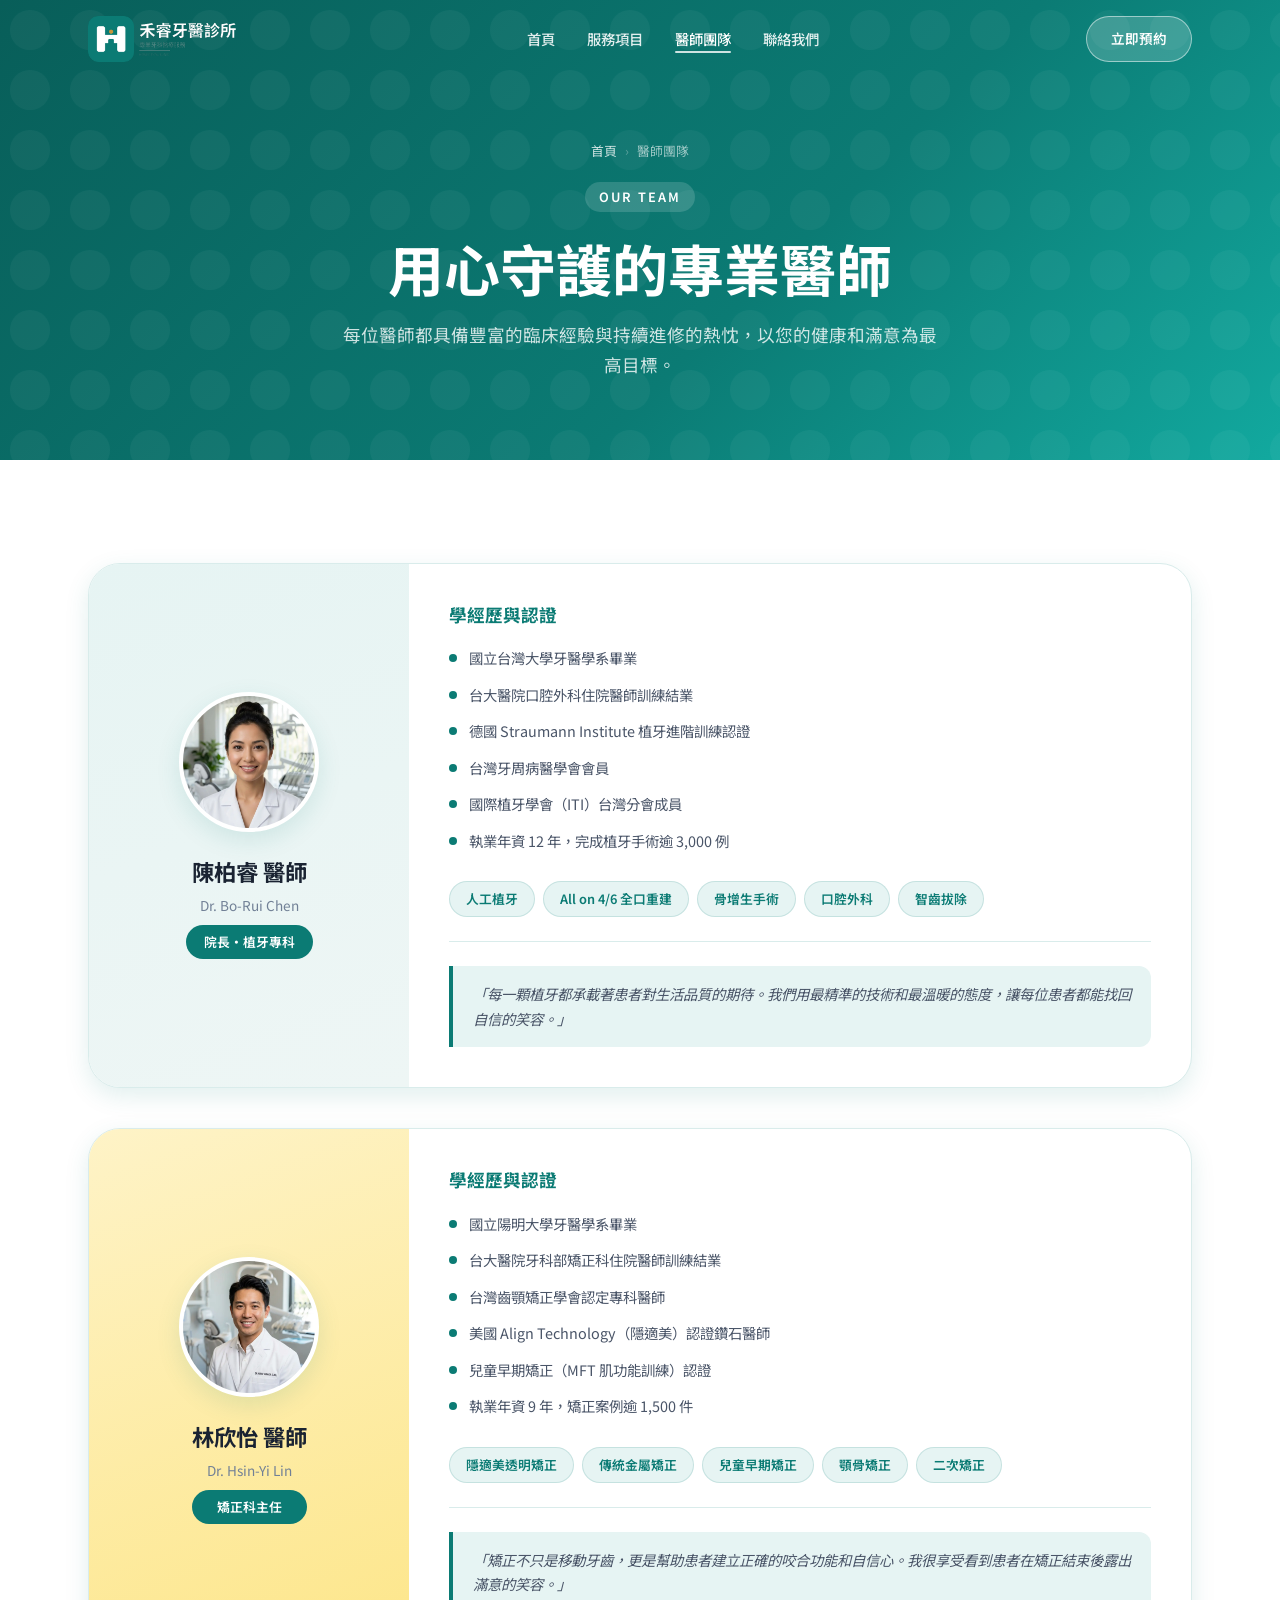
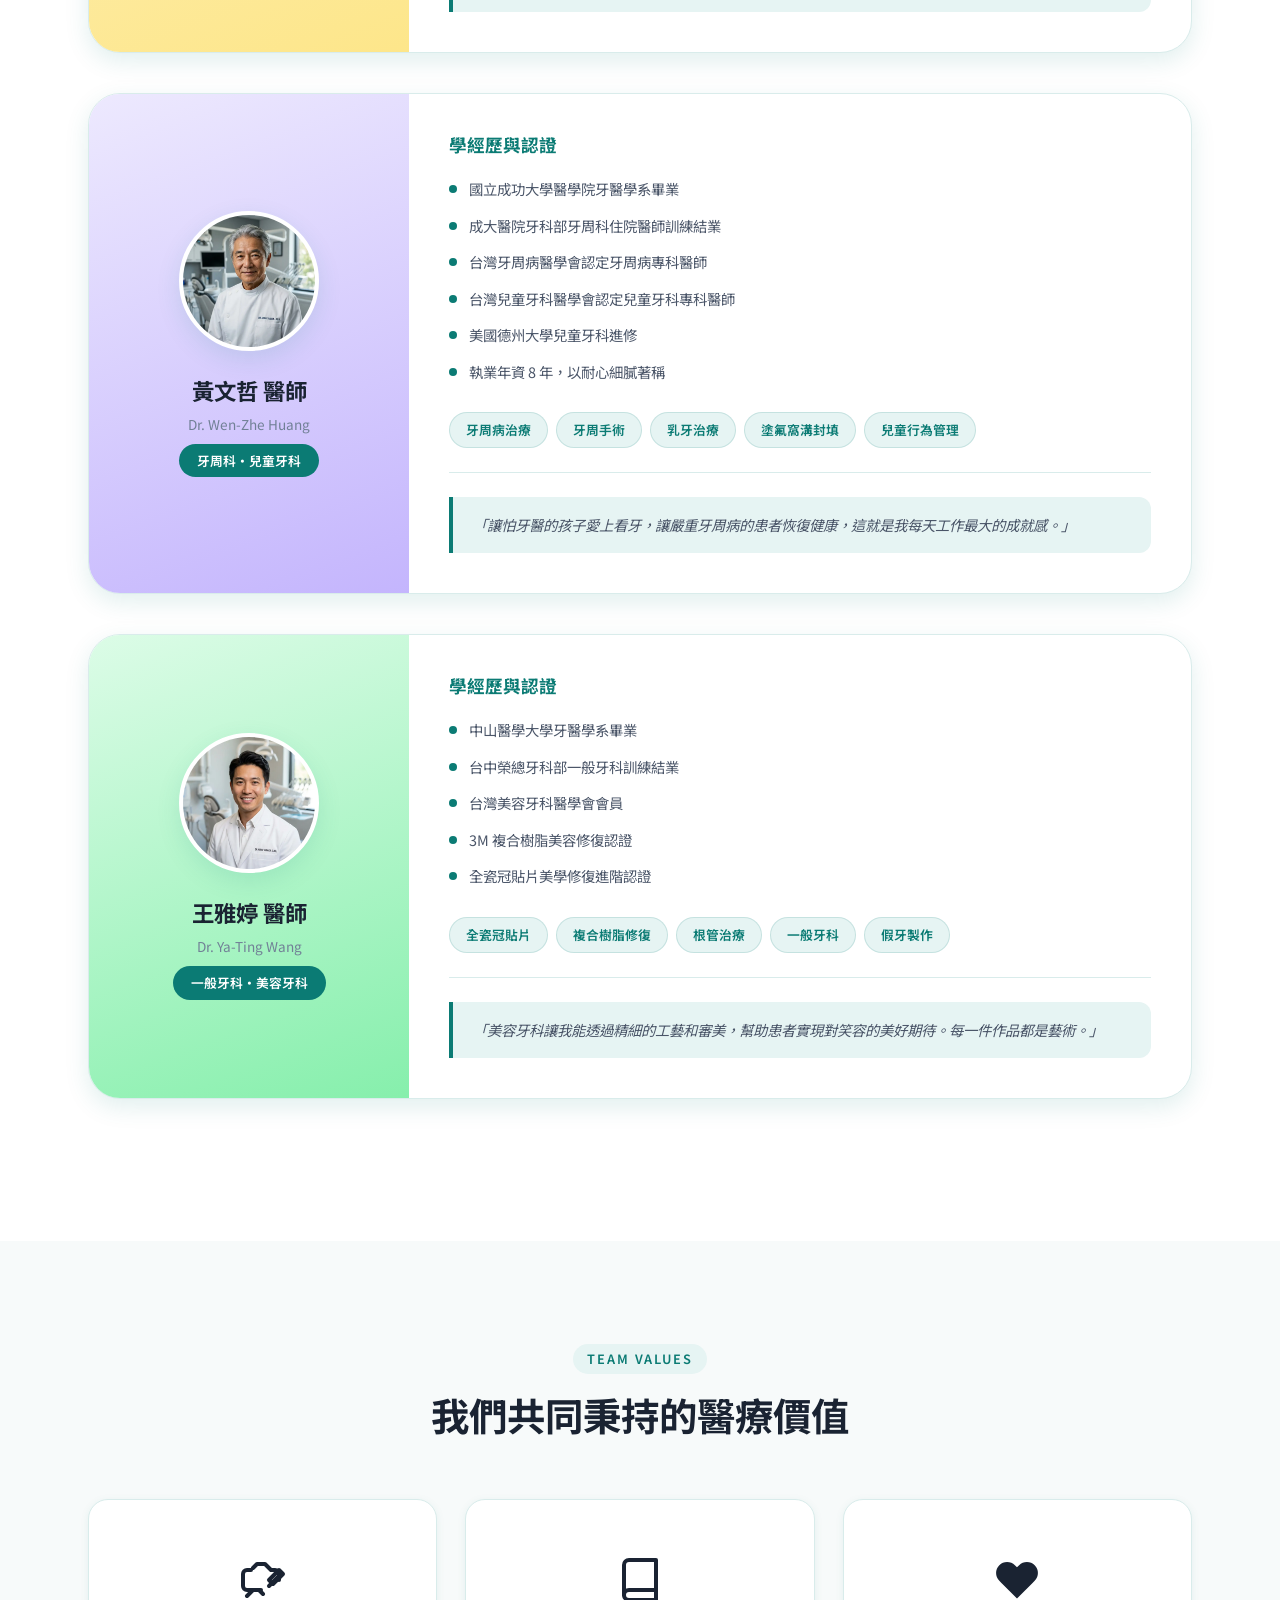
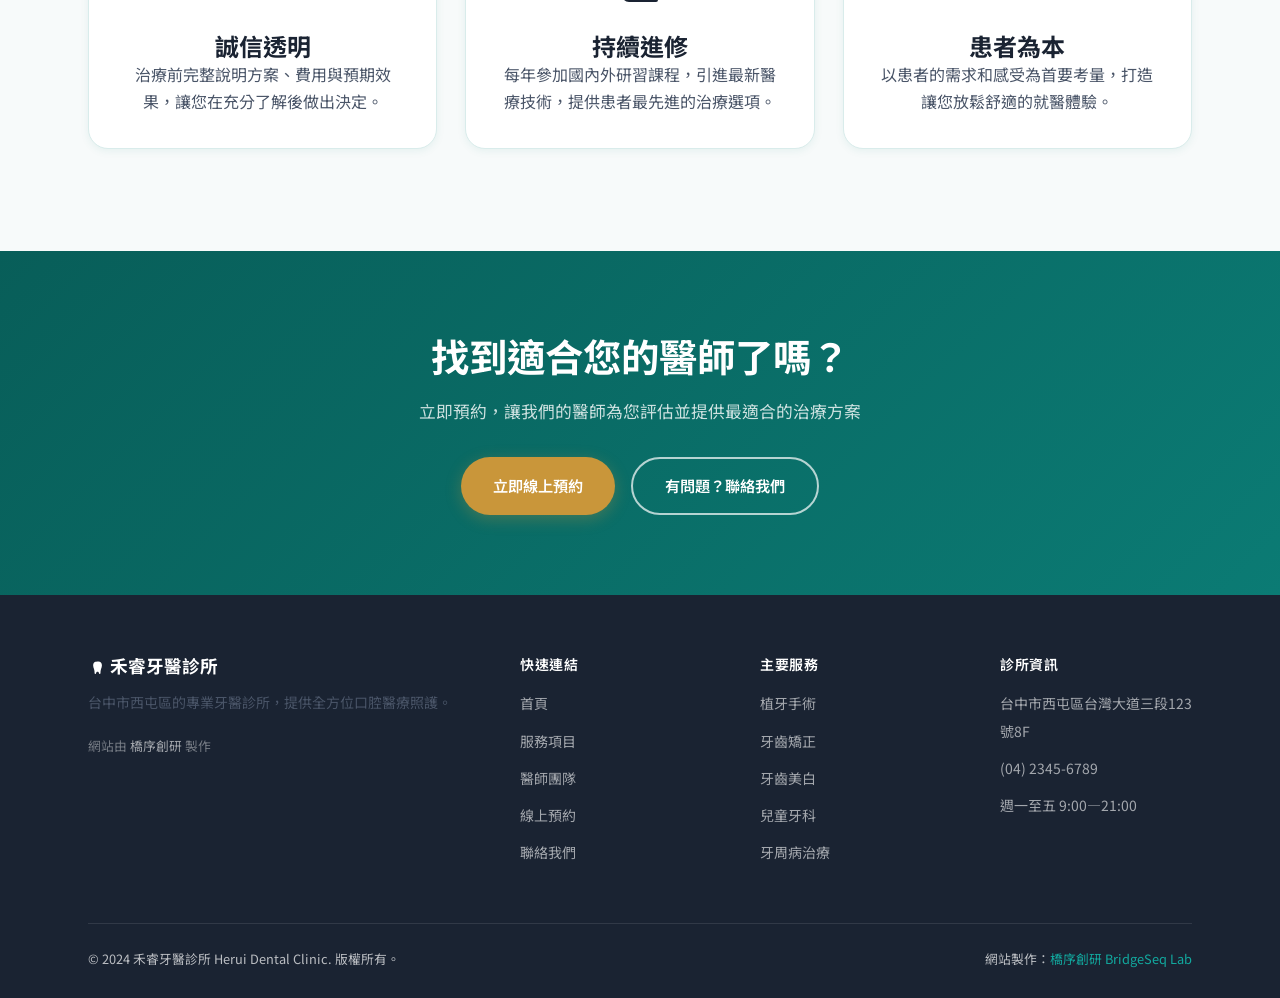
<file: doctors.html>
<!DOCTYPE html>
<html lang="zh-TW">
<head>
  <meta charset="UTF-8">
  <meta name="viewport" content="width=device-width, initial-scale=1.0">
  <title>醫師團隊 — 禾睿牙醫診所｜台中植牙矯正專科醫師</title>
  <meta name="description" content="認識禾睿牙醫的專業醫師團隊：植牙專科、矯正科、牙周科、兒童牙科等多位專科醫師，提供最專業的口腔醫療服務。">
  <link rel="canonical" href="https://izzo24.github.io/herui-dental/doctors.html">
  <meta property="og:title" content="醫師團隊 — 禾睿牙醫診所">
  <meta property="og:url" content="https://izzo24.github.io/herui-dental/doctors.html">
  <link rel="icon" type="image/svg+xml" href="data:image/svg+xml,%3Csvg xmlns='http://www.w3.org/2000/svg' viewBox='0 0 32 32'%3E%3Crect width='32' height='32' rx='8' fill='%230B7B74'/%3E%3Cpath fill='white' d='M16 7c-2.8 0-5 2.2-5 4.5 0 1.5.5 2.8 1 4.5.5 1.5.5 3 .5 5 0 .6.4 1 1 1s1-.4 1-1c0-1.1.9-2 2-2s2 .9 2 2c0 .6.4 1 1 1s1-.4 1-1c0-2 0-3.5.5-5 .5-1.7 1-3 1-4.5C22 9.2 19.8 7 17 7c-.7 0-1.3.1-1.5.3-.2-.2-.8-.3-.5-.3z'/%3E%3C/svg%3E">
  <link rel="preconnect" href="https://fonts.googleapis.com">
  <link rel="preconnect" href="https://fonts.gstatic.com" crossorigin>
  <link href="https://fonts.googleapis.com/css2?family=Noto+Sans+TC:wght@400;500;600;700&display=swap" rel="stylesheet">
  <link rel="stylesheet" href="css/style.css">

  <script type="application/ld+json">
  [
    {
      "@context": "https://schema.org",
      "@type": "Physician",
      "name": "陳柏睿醫師",
      "jobTitle": "院長・植牙專科",
      "worksFor": { "@type": "Dentist", "name": "禾睿牙醫診所" },
      "medicalSpecialty": "Dentistry",
      "alumniOf": "國立台灣大學牙醫學系"
    },
    {
      "@context": "https://schema.org",
      "@type": "Physician",
      "name": "林欣怡醫師",
      "jobTitle": "矯正科專科醫師",
      "worksFor": { "@type": "Dentist", "name": "禾睿牙醫診所" },
      "medicalSpecialty": "Dentistry"
    }
  ]
  </script>

  <style>
    .doctor-full-card {
      background: white;
      border-radius: var(--radius-xl);
      overflow: hidden;
      box-shadow: var(--shadow-md);
      border: 1px solid var(--border);
      margin-bottom: 40px;
      display: grid;
      grid-template-columns: 320px 1fr;
    }
    .doctor-full-photo {
      display: flex;
      flex-direction: column;
      align-items: center;
      justify-content: center;
      padding: 48px 32px;
      background: linear-gradient(160deg, var(--primary-pale), var(--bg-alt));
      gap: 20px;
    }
    .doctor-full-avatar {
      width: 140px; height: 140px;
      border-radius: 50%;
      background: white;
      display: flex;
      align-items: center;
      justify-content: center;
      font-size: 4rem;
      box-shadow: var(--shadow-md);
      border: 4px solid white;
    }
    .doctor-full-name { font-size: 1.4rem; font-weight: 700; text-align: center; }
    .doctor-full-role {
      background: var(--primary);
      color: white;
      padding: 6px 18px;
      border-radius: 999px;
      font-size: 0.8rem;
      font-weight: 600;
      text-align: center;
    }
    .doctor-full-body { padding: 40px; }
    .doctor-full-body h3 { font-size: 1.1rem; color: var(--primary); margin-bottom: 20px; }
    .doctor-credentials { display: flex; flex-direction: column; gap: 12px; margin-bottom: 28px; }
    .doctor-credential {
      display: flex;
      gap: 12px;
      align-items: flex-start;
    }
    .credential-dot {
      width: 8px; height: 8px;
      background: var(--primary);
      border-radius: 50%;
      flex-shrink: 0;
      margin-top: 8px;
    }
    .credential-text { font-size: 0.9rem; color: var(--text-mid); }
    .doctor-specialties { display: flex; flex-wrap: wrap; gap: 8px; }
    .doctor-specialty-tag {
      padding: 6px 16px;
      background: var(--primary-pale);
      color: var(--primary);
      border-radius: 999px;
      font-size: 0.8rem;
      font-weight: 600;
      border: 1px solid rgba(11,123,116,0.15);
    }
    .doctor-divider { height: 1px; background: var(--border); margin: 24px 0; }
    .doctor-quote {
      background: var(--primary-pale);
      border-left: 4px solid var(--primary);
      border-radius: 0 var(--radius) var(--radius) 0;
      padding: 16px 20px;
      font-style: italic;
      font-size: 0.9rem;
      color: var(--text-mid);
    }

    .values-section { background: var(--bg); }
    .value-card { text-align: center; }
    .value-emoji { font-size: 3rem; margin-bottom: 16px; }

    @media (max-width: 900px) {
      .doctor-full-card { grid-template-columns: 1fr; }
      .doctor-full-photo { flex-direction: row; padding: 28px; flex-wrap: wrap; }
    }
  
  .site-nav .logo-white { display:block; }
  .site-nav .logo-color { display:none; }
  .site-nav.scrolled .logo-white { display:none; }
  .site-nav.scrolled .logo-color { display:block; }
</style>
</head>
<body>

  <div class="page-loader" id="pageLoader">
    <div class="loader-logo"><svg xmlns="http://www.w3.org/2000/svg" viewBox="0 0 24 24" width="1em" height="1em" fill="currentColor" style="display:inline-block;vertical-align:middle"><path d="M12 2C9 2 7 4.3 7 7c0 1.8.6 3.5 1.2 5.2.6 1.8.8 3.6.8 5.8 0 .6.4 1 1 1s1-.4 1-1c0-1.1.9-2 2-2s2 .9 2 2c0 .6.4 1 1 1s1-.4 1-1c0-2.2.2-4 .8-5.8C18.4 10.5 19 8.8 19 7c0-2.7-2-5-5-5-.8 0-1.5.2-2 .5-.5-.3-1.2-.5-2-.5z"/></svg> 禾睿</div>
    <div class="loader-bar"><div class="loader-bar-fill"></div></div>
  </div>

  <nav class="site-nav scrolled" id="siteNav">
    <div class="container">
      <div class="nav-inner">
        <a href="index.html" class="nav-logo">
          <img src="logos/herui-dental-logo-white.png" alt="禾睿牙醫診所" class="logo-white" style="height:46px;width:auto;">
          <img src="logos/herui-dental-logo.png" alt="禾睿牙醫診所" class="logo-color" style="height:46px;width:auto">
        </a>
        <ul class="nav-links">
          <li><a href="index.html" class="nav-link">首頁</a></li>
          <li><a href="services.html" class="nav-link">服務項目</a></li>
          <li><a href="doctors.html" class="nav-link active">醫師團隊</a></li>
          <li><a href="contact.html" class="nav-link">聯絡我們</a></li>
        </ul>
        <a href="appointment.html" class="btn btn-primary nav-cta">立即預約</a>
        <button class="nav-hamburger" aria-label="開啟選單"><span></span><span></span><span></span></button>
      </div>
    </div>
  </nav>
  <div class="nav-mobile">
    <button class="nav-mobile-close">✕</button>
    <a href="index.html" class="nav-link">首頁</a>
    <a href="services.html" class="nav-link">服務項目</a>
    <a href="doctors.html" class="nav-link">醫師團隊</a>
    <a href="contact.html" class="nav-link">聯絡我們</a>
    <a href="appointment.html" class="btn btn-primary">立即預約</a>
  </div>

  <div class="page-hero">
    <div class="container">
      <div class="page-hero-content">
        <div class="breadcrumb" style="justify-content:center">
          <a href="index.html">首頁</a><span class="breadcrumb-sep">›</span><span>醫師團隊</span>
        </div>
        <span class="eyebrow">Our Team</span>
        <h1>用心守護的專業醫師</h1>
        <p>每位醫師都具備豐富的臨床經驗與持續進修的熱忱，以您的健康和滿意為最高目標。</p>
      </div>
    </div>
  </div>

  <section>
    <div class="container">

      <!-- Dr. Chen -->
      <div class="doctor-full-card reveal">
        <div class="doctor-full-photo">
          <div class="doctor-full-avatar"><img src="images/doctor-1.webp" alt="" style="width:100%;height:100%;object-fit:cover;border-radius:50%" loading="lazy"></div>
          <div>
            <div class="doctor-full-name">陳柏睿 醫師</div>
            <div style="font-size:0.85rem;color:var(--text-light);margin:4px 0 8px;text-align:center">Dr. Bo-Rui Chen</div>
            <div class="doctor-full-role">院長・植牙專科</div>
          </div>
        </div>
        <div class="doctor-full-body">
          <h3>學經歷與認證</h3>
          <div class="doctor-credentials">
            <div class="doctor-credential">
              <div class="credential-dot"></div>
              <div class="credential-text">國立台灣大學牙醫學系畢業</div>
            </div>
            <div class="doctor-credential">
              <div class="credential-dot"></div>
              <div class="credential-text">台大醫院口腔外科住院醫師訓練結業</div>
            </div>
            <div class="doctor-credential">
              <div class="credential-dot"></div>
              <div class="credential-text">德國 Straumann Institute 植牙進階訓練認證</div>
            </div>
            <div class="doctor-credential">
              <div class="credential-dot"></div>
              <div class="credential-text">台灣牙周病醫學會會員</div>
            </div>
            <div class="doctor-credential">
              <div class="credential-dot"></div>
              <div class="credential-text">國際植牙學會（ITI）台灣分會成員</div>
            </div>
            <div class="doctor-credential">
              <div class="credential-dot"></div>
              <div class="credential-text">執業年資 12 年，完成植牙手術逾 3,000 例</div>
            </div>
          </div>
          <div class="doctor-specialties">
            <span class="doctor-specialty-tag">人工植牙</span>
            <span class="doctor-specialty-tag">All on 4/6 全口重建</span>
            <span class="doctor-specialty-tag">骨增生手術</span>
            <span class="doctor-specialty-tag">口腔外科</span>
            <span class="doctor-specialty-tag">智齒拔除</span>
          </div>
          <div class="doctor-divider"></div>
          <div class="doctor-quote">
            「每一顆植牙都承載著患者對生活品質的期待。我們用最精準的技術和最溫暖的態度，讓每位患者都能找回自信的笑容。」
          </div>
        </div>
      </div>

      <!-- Dr. Lin -->
      <div class="doctor-full-card reveal">
        <div class="doctor-full-photo" style="background:linear-gradient(160deg,#FEF3C7,#FDE68A)">
          <div class="doctor-full-avatar"><img src="images/doctor-2.webp" alt="" style="width:100%;height:100%;object-fit:cover;border-radius:50%" loading="lazy"></div>
          <div>
            <div class="doctor-full-name">林欣怡 醫師</div>
            <div style="font-size:0.85rem;color:var(--text-light);margin:4px 0 8px;text-align:center">Dr. Hsin-Yi Lin</div>
            <div class="doctor-full-role">矯正科主任</div>
          </div>
        </div>
        <div class="doctor-full-body">
          <h3>學經歷與認證</h3>
          <div class="doctor-credentials">
            <div class="doctor-credential"><div class="credential-dot"></div><div class="credential-text">國立陽明大學牙醫學系畢業</div></div>
            <div class="doctor-credential"><div class="credential-dot"></div><div class="credential-text">台大醫院牙科部矯正科住院醫師訓練結業</div></div>
            <div class="doctor-credential"><div class="credential-dot"></div><div class="credential-text">台灣齒顎矯正學會認定專科醫師</div></div>
            <div class="doctor-credential"><div class="credential-dot"></div><div class="credential-text">美國 Align Technology（隱適美）認證鑽石醫師</div></div>
            <div class="doctor-credential"><div class="credential-dot"></div><div class="credential-text">兒童早期矯正（MFT 肌功能訓練）認證</div></div>
            <div class="doctor-credential"><div class="credential-dot"></div><div class="credential-text">執業年資 9 年，矯正案例逾 1,500 件</div></div>
          </div>
          <div class="doctor-specialties">
            <span class="doctor-specialty-tag">隱適美透明矯正</span>
            <span class="doctor-specialty-tag">傳統金屬矯正</span>
            <span class="doctor-specialty-tag">兒童早期矯正</span>
            <span class="doctor-specialty-tag">顎骨矯正</span>
            <span class="doctor-specialty-tag">二次矯正</span>
          </div>
          <div class="doctor-divider"></div>
          <div class="doctor-quote">
            「矯正不只是移動牙齒，更是幫助患者建立正確的咬合功能和自信心。我很享受看到患者在矯正結束後露出滿意的笑容。」
          </div>
        </div>
      </div>

      <!-- Dr. Huang -->
      <div class="doctor-full-card reveal">
        <div class="doctor-full-photo" style="background:linear-gradient(160deg,#EDE9FE,#C4B5FD)">
          <div class="doctor-full-avatar"><img src="images/doctor-3.webp" alt="" style="width:100%;height:100%;object-fit:cover;border-radius:50%" loading="lazy"></div>
          <div>
            <div class="doctor-full-name">黃文哲 醫師</div>
            <div style="font-size:0.85rem;color:var(--text-light);margin:4px 0 8px;text-align:center">Dr. Wen-Zhe Huang</div>
            <div class="doctor-full-role">牙周科・兒童牙科</div>
          </div>
        </div>
        <div class="doctor-full-body">
          <h3>學經歷與認證</h3>
          <div class="doctor-credentials">
            <div class="doctor-credential"><div class="credential-dot"></div><div class="credential-text">國立成功大學醫學院牙醫學系畢業</div></div>
            <div class="doctor-credential"><div class="credential-dot"></div><div class="credential-text">成大醫院牙科部牙周科住院醫師訓練結業</div></div>
            <div class="doctor-credential"><div class="credential-dot"></div><div class="credential-text">台灣牙周病醫學會認定牙周病專科醫師</div></div>
            <div class="doctor-credential"><div class="credential-dot"></div><div class="credential-text">台灣兒童牙科醫學會認定兒童牙科專科醫師</div></div>
            <div class="doctor-credential"><div class="credential-dot"></div><div class="credential-text">美國德州大學兒童牙科進修</div></div>
            <div class="doctor-credential"><div class="credential-dot"></div><div class="credential-text">執業年資 8 年，以耐心細膩著稱</div></div>
          </div>
          <div class="doctor-specialties">
            <span class="doctor-specialty-tag">牙周病治療</span>
            <span class="doctor-specialty-tag">牙周手術</span>
            <span class="doctor-specialty-tag">乳牙治療</span>
            <span class="doctor-specialty-tag">塗氟窩溝封填</span>
            <span class="doctor-specialty-tag">兒童行為管理</span>
          </div>
          <div class="doctor-divider"></div>
          <div class="doctor-quote">
            「讓怕牙醫的孩子愛上看牙，讓嚴重牙周病的患者恢復健康，這就是我每天工作最大的成就感。」
          </div>
        </div>
      </div>

      <!-- Dr. Wang -->
      <div class="doctor-full-card reveal">
        <div class="doctor-full-photo" style="background:linear-gradient(160deg,#DCFCE7,#86EFAC)">
          <div class="doctor-full-avatar"><img src="images/doctor-2.webp" alt="" style="width:100%;height:100%;object-fit:cover;border-radius:50%" loading="lazy"></div>
          <div>
            <div class="doctor-full-name">王雅婷 醫師</div>
            <div style="font-size:0.85rem;color:var(--text-light);margin:4px 0 8px;text-align:center">Dr. Ya-Ting Wang</div>
            <div class="doctor-full-role">一般牙科・美容牙科</div>
          </div>
        </div>
        <div class="doctor-full-body">
          <h3>學經歷與認證</h3>
          <div class="doctor-credentials">
            <div class="doctor-credential"><div class="credential-dot"></div><div class="credential-text">中山醫學大學牙醫學系畢業</div></div>
            <div class="doctor-credential"><div class="credential-dot"></div><div class="credential-text">台中榮總牙科部一般牙科訓練結業</div></div>
            <div class="doctor-credential"><div class="credential-dot"></div><div class="credential-text">台灣美容牙科醫學會會員</div></div>
            <div class="doctor-credential"><div class="credential-dot"></div><div class="credential-text">3M 複合樹脂美容修復認證</div></div>
            <div class="doctor-credential"><div class="credential-dot"></div><div class="credential-text">全瓷冠貼片美學修復進階認證</div></div>
          </div>
          <div class="doctor-specialties">
            <span class="doctor-specialty-tag">全瓷冠貼片</span>
            <span class="doctor-specialty-tag">複合樹脂修復</span>
            <span class="doctor-specialty-tag">根管治療</span>
            <span class="doctor-specialty-tag">一般牙科</span>
            <span class="doctor-specialty-tag">假牙製作</span>
          </div>
          <div class="doctor-divider"></div>
          <div class="doctor-quote">
            「美容牙科讓我能透過精細的工藝和審美，幫助患者實現對笑容的美好期待。每一件作品都是藝術。」
          </div>
        </div>
      </div>

    </div>
  </section>

  <!-- Values -->
  <section class="values-section">
    <div class="container">
      <div class="section-heading reveal">
        <span class="eyebrow">Team Values</span>
        <h2>我們共同秉持的醫療價值</h2>
      </div>
      <div class="grid-3">
        <div class="card value-card reveal">
          <div class="value-emoji"><svg xmlns="http://www.w3.org/2000/svg" viewBox="0 0 24 24" width="1em" height="1em" fill="none" stroke="currentColor" stroke-width="2" stroke-linecap="round" stroke-linejoin="round" style="display:inline-block;vertical-align:middle"><path d="M11 17H4a2 2 0 0 1-2-2V9a2 2 0 0 1 2-2h2"/><path d="M20 12V9a2 2 0 0 0-2-2h-2l-3-3H9l-2 2"/><path d="M12 19l-2-2H7l-3 3"/><path d="m15 15 5-5"/><path d="m22 9-5 5-2-2 5-5 2 2z"/></svg></div>
          <h3>誠信透明</h3>
          <p>治療前完整說明方案、費用與預期效果，讓您在充分了解後做出決定。</p>
        </div>
        <div class="card value-card reveal reveal-delay-1">
          <div class="value-emoji"><svg xmlns="http://www.w3.org/2000/svg" viewBox="0 0 24 24" width="1em" height="1em" fill="none" stroke="currentColor" stroke-width="2" stroke-linecap="round" stroke-linejoin="round" style="display:inline-block;vertical-align:middle"><path d="M4 19.5A2.5 2.5 0 0 1 6.5 17H20"/><path d="M6.5 2H20v20H6.5A2.5 2.5 0 0 1 4 19.5v-15A2.5 2.5 0 0 1 6.5 2z"/></svg></div>
          <h3>持續進修</h3>
          <p>每年參加國內外研習課程，引進最新醫療技術，提供患者最先進的治療選項。</p>
        </div>
        <div class="card value-card reveal reveal-delay-2">
          <div class="value-emoji"><svg xmlns="http://www.w3.org/2000/svg" viewBox="0 0 24 24" width="1em" height="1em" fill="currentColor" style="display:inline-block;vertical-align:middle"><path d="M20.84 4.61a5.5 5.5 0 0 0-7.78 0L12 5.67l-1.06-1.06a5.5 5.5 0 0 0-7.78 7.78l1.06 1.06L12 21.23l7.78-7.78 1.06-1.06a5.5 5.5 0 0 0 0-7.78z"/></svg></div>
          <h3>患者為本</h3>
          <p>以患者的需求和感受為首要考量，打造讓您放鬆舒適的就醫體驗。</p>
        </div>
      </div>
    </div>
  </section>

  <div class="cta-banner">
    <div class="container">
      <h2>找到適合您的醫師了嗎？</h2>
      <p>立即預約，讓我們的醫師為您評估並提供最適合的治療方案</p>
      <div class="cta-banner-buttons">
        <a href="appointment.html" class="btn btn-gold">立即線上預約</a>
        <a href="contact.html" class="btn btn-outline-white">有問題？聯絡我們</a>
      </div>
    </div>
  </div>

  <footer>
    <div class="container">
      <div class="footer-grid">
        <div class="footer-brand">
          <h3><svg xmlns="http://www.w3.org/2000/svg" viewBox="0 0 24 24" width="1em" height="1em" fill="currentColor" style="display:inline-block;vertical-align:middle"><path d="M12 2C9 2 7 4.3 7 7c0 1.8.6 3.5 1.2 5.2.6 1.8.8 3.6.8 5.8 0 .6.4 1 1 1s1-.4 1-1c0-1.1.9-2 2-2s2 .9 2 2c0 .6.4 1 1 1s1-.4 1-1c0-2.2.2-4 .8-5.8C18.4 10.5 19 8.8 19 7c0-2.7-2-5-5-5-.8 0-1.5.2-2 .5-.5-.3-1.2-.5-2-.5z"/></svg> 禾睿牙醫診所</h3>
          <p>台中市西屯區的專業牙醫診所，提供全方位口腔醫療照護。</p>
          <div style="font-size:0.8rem;color:rgba(255,255,255,0.4)">網站由 <a href="https://bridgeseqlab.com" target="_blank" rel="noopener noreferrer" style="color:rgba(255,255,255,0.6)">橋序創研</a> 製作</div>
        </div>
        <div class="footer-col">
          <h4>快速連結</h4>
          <ul>
            <li><a href="index.html">首頁</a></li>
            <li><a href="services.html">服務項目</a></li>
            <li><a href="doctors.html">醫師團隊</a></li>
            <li><a href="appointment.html">線上預約</a></li>
            <li><a href="contact.html">聯絡我們</a></li>
          </ul>
        </div>
        <div class="footer-col">
          <h4>主要服務</h4>
          <ul>
            <li><a href="services.html#implant">植牙手術</a></li>
            <li><a href="services.html#ortho">牙齒矯正</a></li>
            <li><a href="services.html#whitening">牙齒美白</a></li>
            <li><a href="services.html#children">兒童牙科</a></li>
            <li><a href="services.html#perio">牙周病治療</a></li>
          </ul>
        </div>
        <div class="footer-col">
          <h4>診所資訊</h4>
          <ul>
            <li><a href="#">台中市西屯區台灣大道三段123號8F</a></li>
            <li><a href="tel:+886423456789">(04) 2345-6789</a></li>
            <li><a href="#">週一至五 9:00—21:00</a></li>
          </ul>
        </div>
      </div>
      <div class="footer-bottom">
        <div>© 2024 禾睿牙醫診所 Herui Dental Clinic. 版權所有。</div>
        <div>網站製作：<a href="https://bridgeseqlab.com" target="_blank" rel="noopener noreferrer">橋序創研 BridgeSeq Lab</a></div>
      </div>
    </div>
  </footer>

  <button id="back-to-top" aria-label="回到頂部">
    <svg viewBox="0 0 24 24"><polyline points="18 15 12 9 6 15"/></svg>
  </button>

  <script src="js/main.js"></script>
</body>
</html>
</file>
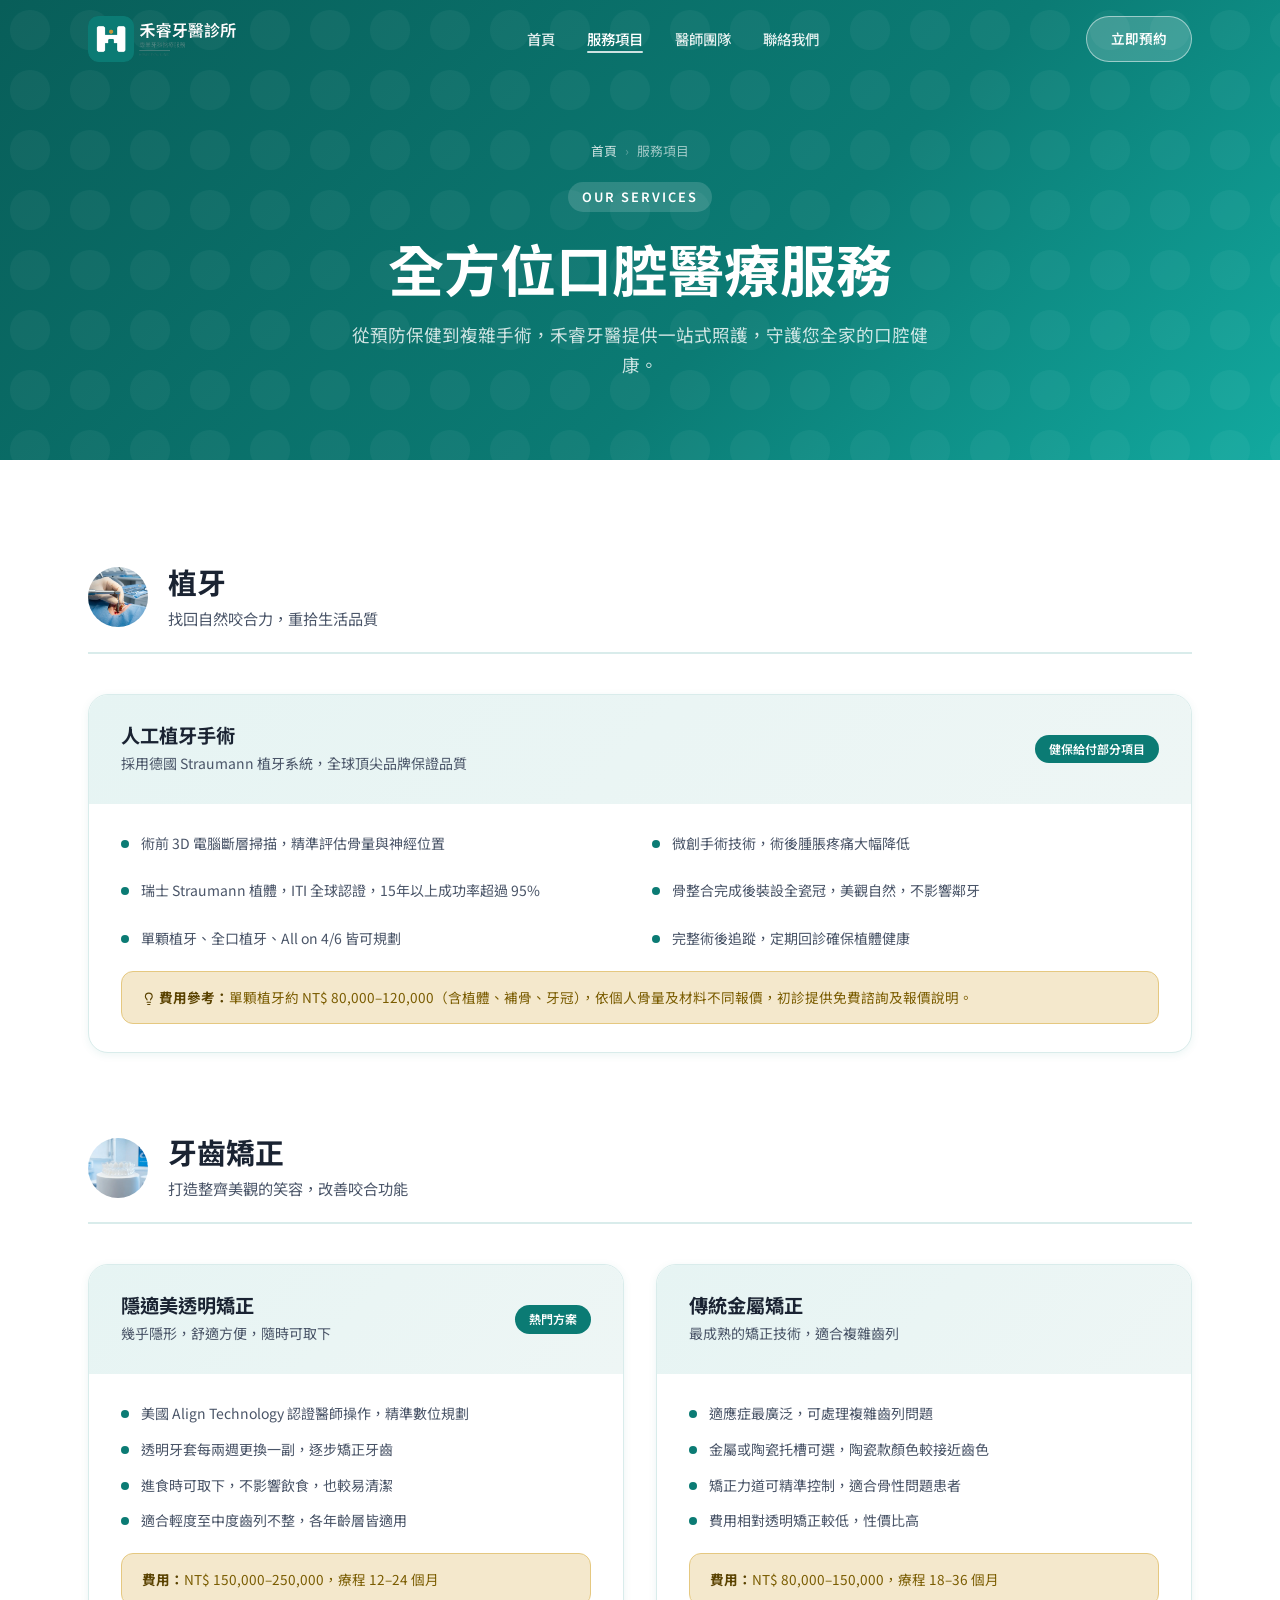
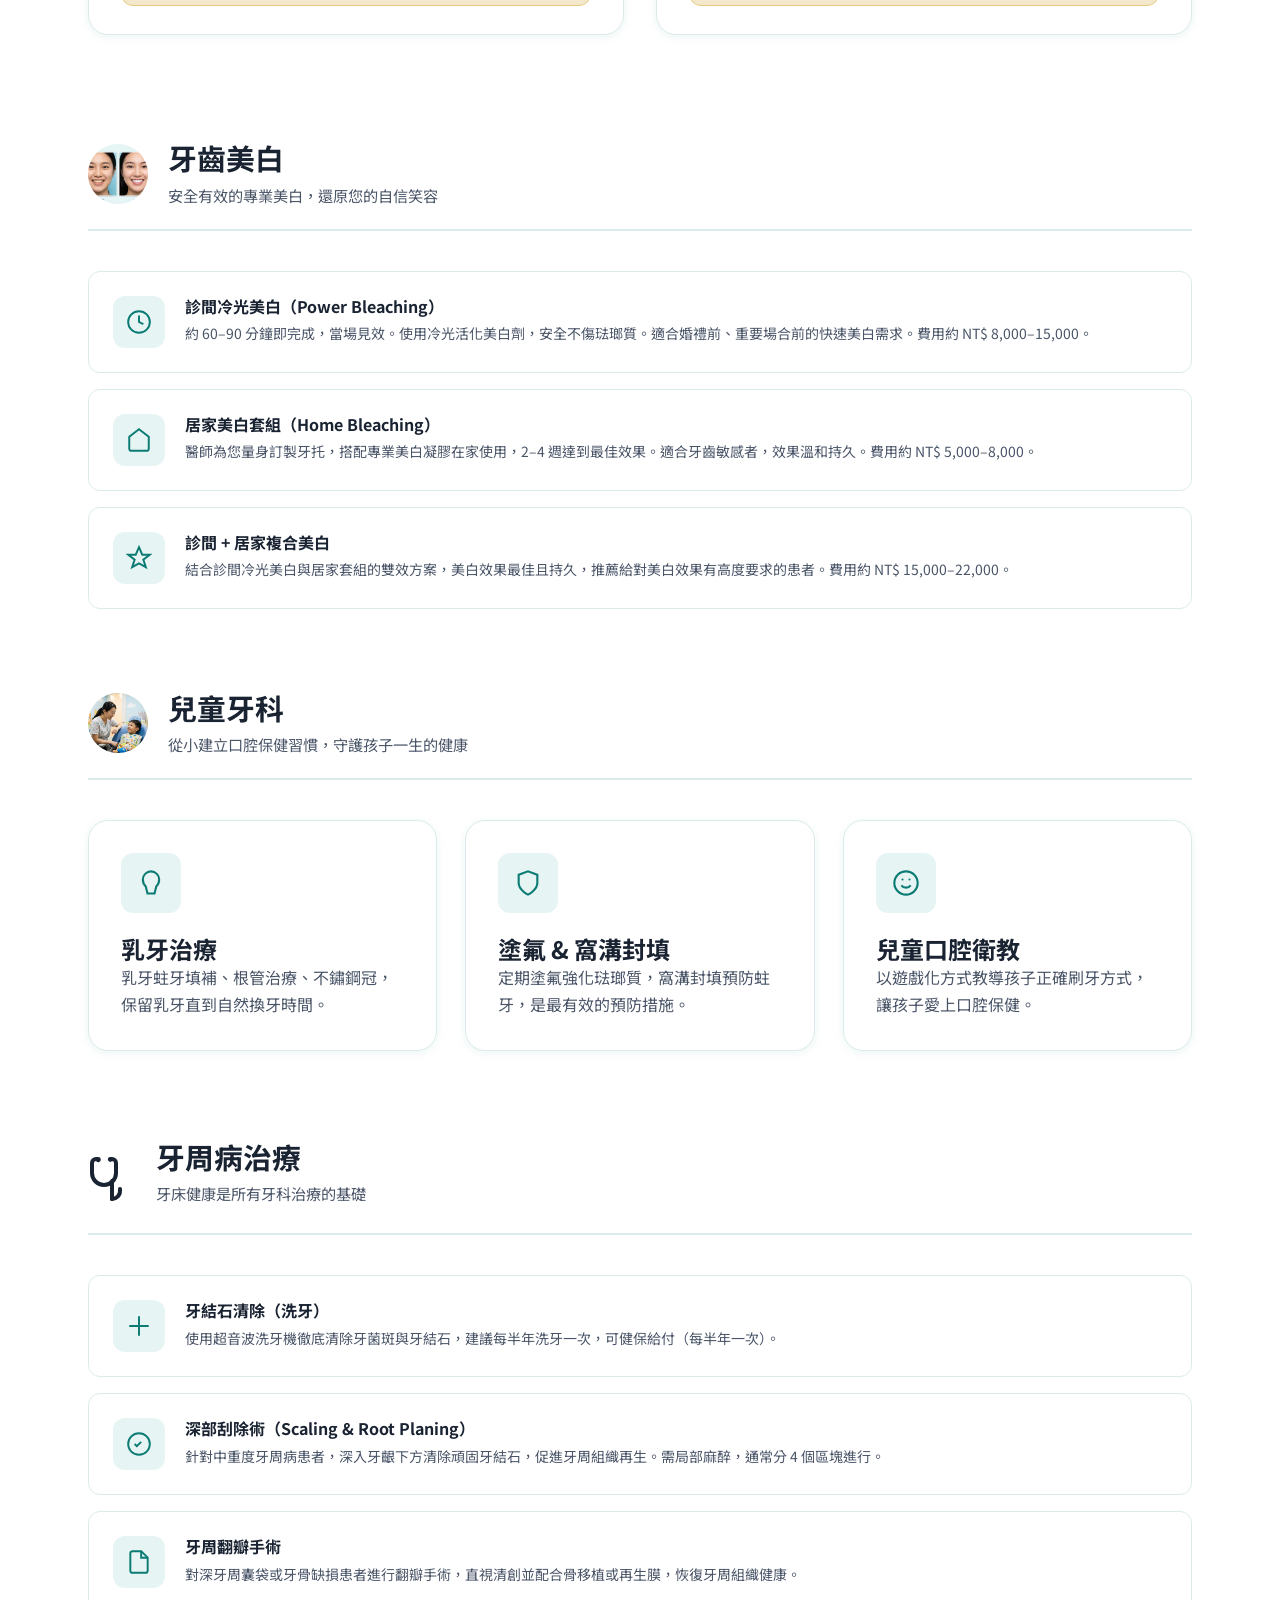
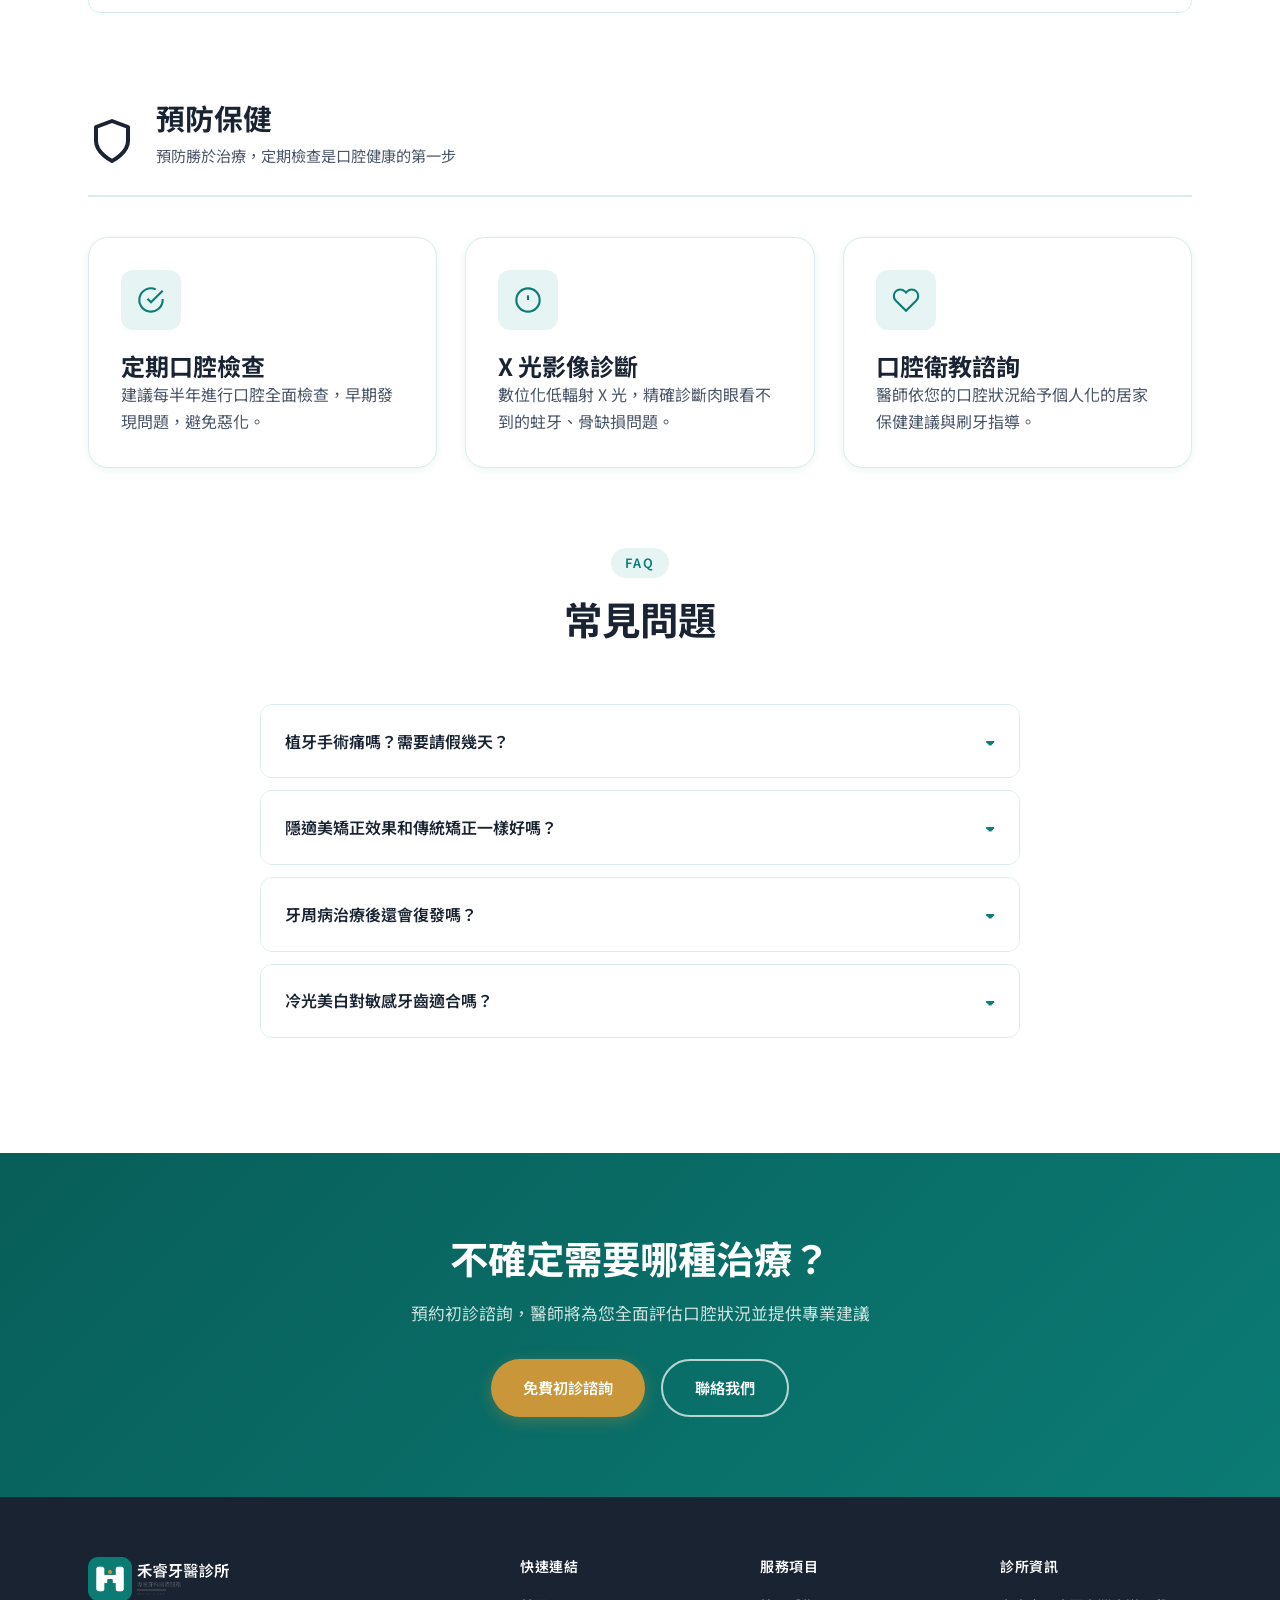
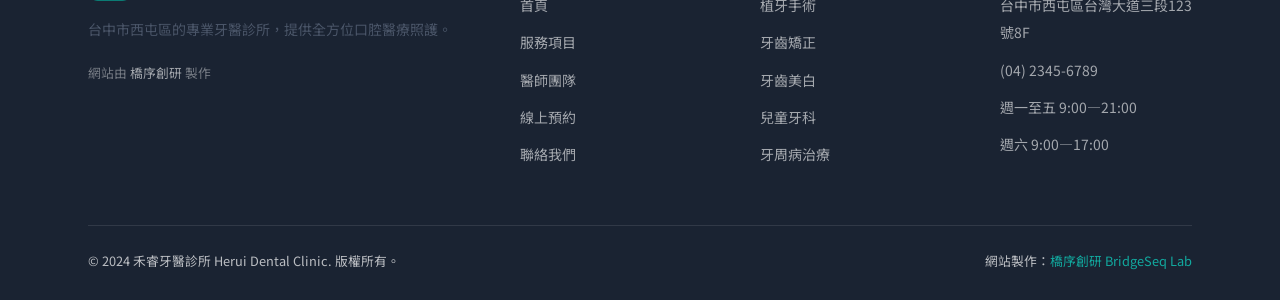
<file: services.html>
<!DOCTYPE html>
<html lang="zh-TW">
<head>
  <meta charset="UTF-8">
  <meta name="viewport" content="width=device-width, initial-scale=1.0">
  <title>服務項目 — 禾睿牙醫診所｜植牙・矯正・美白・兒童牙科</title>
  <meta name="description" content="禾睿牙醫提供植牙、牙齒矯正（隱適美/傳統）、冷光美白、兒童牙科、牙周病治療、一般牙科等完整口腔醫療服務。台中西屯區，預約制不等待。">
  <link rel="canonical" href="https://izzo24.github.io/herui-dental/services.html">
  <meta property="og:title" content="服務項目 — 禾睿牙醫診所">
  <meta property="og:url" content="https://izzo24.github.io/herui-dental/services.html">
  <meta property="og:description" content="植牙、矯正、美白、兒童牙科等完整牙醫服務，台中西屯區禾睿牙醫診所。">
  <link rel="icon" type="image/svg+xml" href="data:image/svg+xml,%3Csvg xmlns='http://www.w3.org/2000/svg' viewBox='0 0 32 32'%3E%3Crect width='32' height='32' rx='8' fill='%230B7B74'/%3E%3Cpath fill='white' d='M16 7c-2.8 0-5 2.2-5 4.5 0 1.5.5 2.8 1 4.5.5 1.5.5 3 .5 5 0 .6.4 1 1 1s1-.4 1-1c0-1.1.9-2 2-2s2 .9 2 2c0 .6.4 1 1 1s1-.4 1-1c0-2 0-3.5.5-5 .5-1.7 1-3 1-4.5C22 9.2 19.8 7 17 7c-.7 0-1.3.1-1.5.3-.2-.2-.8-.3-.5-.3z'/%3E%3C/svg%3E">
  <link rel="preconnect" href="https://fonts.googleapis.com">
  <link rel="preconnect" href="https://fonts.gstatic.com" crossorigin>
  <link href="https://fonts.googleapis.com/css2?family=Noto+Sans+TC:wght@400;500;600;700&display=swap" rel="stylesheet">
  <link rel="stylesheet" href="css/style.css">

  <script type="application/ld+json">
  {
    "@context": "https://schema.org",
    "@type": "MedicalOrganization",
    "name": "禾睿牙醫診所",
    "url": "https://izzo24.github.io/herui-dental/",
    "hasOfferCatalog": {
      "@type": "OfferCatalog",
      "name": "牙科服務",
      "itemListElement": [
        { "@type": "Offer", "name": "植牙手術", "description": "採用Straumann植牙系統，精準穩定。" },
        { "@type": "Offer", "name": "牙齒矯正", "description": "傳統及隱適美透明矯正。" },
        { "@type": "Offer", "name": "牙齒美白", "description": "冷光美白及居家美白套組。" },
        { "@type": "Offer", "name": "兒童牙科", "description": "兒牙專科，友善兒童環境。" },
        { "@type": "Offer", "name": "牙周病治療", "description": "深層清潔及牙周手術。" }
      ]
    }
  }
  </script>

  <style>
    .service-category {
      margin-bottom: 80px;
    }
    .service-category-header {
      display: flex;
      align-items: center;
      gap: 20px;
      margin-bottom: 40px;
      padding-bottom: 20px;
      border-bottom: 2px solid var(--border);
    }
    .service-category-emoji { font-size: 3rem; }
    .service-category-title { }
    .service-category-title h2 { font-size: 1.8rem; margin-bottom: 6px; }
    .service-category-title p { color: var(--text-mid); font-size: 0.95rem; }

    .service-detail-card {
      background: white;
      border-radius: var(--radius-lg);
      overflow: hidden;
      box-shadow: var(--shadow-sm);
      border: 1px solid var(--border);
      margin-bottom: 24px;
    }
    .service-detail-header {
      background: linear-gradient(135deg, var(--primary-pale), var(--bg-alt));
      padding: 28px 32px;
      display: flex;
      align-items: center;
      gap: 16px;
    }
    .service-detail-header h3 { font-size: 1.2rem; margin-bottom: 4px; }
    .service-detail-header p { font-size: 0.875rem; color: var(--text-mid); }
    .service-detail-badge {
      margin-left: auto;
      background: var(--primary);
      color: white;
      padding: 4px 14px;
      border-radius: 999px;
      font-size: 0.75rem;
      font-weight: 600;
      white-space: nowrap;
    }
    .service-detail-body { padding: 28px 32px; }
    .service-detail-grid {
      display: grid;
      grid-template-columns: 1fr 1fr;
      gap: 24px;
      margin-bottom: 20px;
    }
    .service-detail-point { display: flex; gap: 12px; align-items: flex-start; }
    .service-point-dot {
      width: 8px; height: 8px;
      background: var(--primary);
      border-radius: 50%;
      flex-shrink: 0;
      margin-top: 8px;
    }
    .service-detail-point p { font-size: 0.875rem; color: var(--text-mid); }

    .price-note {
      background: var(--gold-light);
      border: 1px solid #E5C880;
      border-radius: var(--radius);
      padding: 14px 20px;
      font-size: 0.85rem;
      color: #7A5C00;
    }
    .price-note strong { color: #5A4200; }

    /* FAQ */
    .faq-item {
      border: 1px solid var(--border);
      border-radius: var(--radius);
      margin-bottom: 12px;
      overflow: hidden;
    }
    .faq-question {
      display: flex;
      align-items: center;
      justify-content: space-between;
      padding: 20px 24px;
      cursor: pointer;
      font-weight: 600;
      background: white;
      transition: background var(--transition);
    }
    .faq-question:hover { background: var(--primary-pale); }
    .faq-chevron { transition: transform var(--transition); font-size: 1.2rem; color: var(--primary); }
    .faq-item.open .faq-chevron { transform: rotate(180deg); }
    .faq-answer {
      display: none;
      padding: 0 24px 20px;
      font-size: 0.9rem;
      color: var(--text-mid);
      line-height: 1.8;
      background: white;
    }
    .faq-item.open .faq-answer { display: block; }

    @media (max-width: 768px) {
      .service-detail-grid { grid-template-columns: 1fr; }
      .service-detail-header { flex-wrap: wrap; }
      .service-detail-badge { margin-left: 0; }
    }
  
  .site-nav .logo-white { display:block; }
  .site-nav .logo-color { display:none; }
  .site-nav.scrolled .logo-white { display:none; }
  .site-nav.scrolled .logo-color { display:block; }
</style>
</head>
<body>

  <!-- Page Loader -->
  <div class="page-loader" id="pageLoader">
    <div class="loader-logo"><svg xmlns="http://www.w3.org/2000/svg" viewBox="0 0 24 24" width="1em" height="1em" fill="currentColor" style="display:inline-block;vertical-align:middle"><path d="M12 2C9 2 7 4.3 7 7c0 1.8.6 3.5 1.2 5.2.6 1.8.8 3.6.8 5.8 0 .6.4 1 1 1s1-.4 1-1c0-1.1.9-2 2-2s2 .9 2 2c0 .6.4 1 1 1s1-.4 1-1c0-2.2.2-4 .8-5.8C18.4 10.5 19 8.8 19 7c0-2.7-2-5-5-5-.8 0-1.5.2-2 .5-.5-.3-1.2-.5-2-.5z"/></svg> 禾睿</div>
    <div class="loader-bar"><div class="loader-bar-fill"></div></div>
  </div>

  <!-- Navigation -->
  <nav class="site-nav scrolled" id="siteNav">
    <div class="container">
      <div class="nav-inner">
        <a href="index.html" class="nav-logo">
          <img src="logos/herui-dental-logo-white.png" alt="禾睿牙醫診所" class="logo-white" style="height:46px;width:auto;">
          <img src="logos/herui-dental-logo.png" alt="禾睿牙醫診所" class="logo-color" style="height:46px;width:auto">
        </a>
        <ul class="nav-links">
          <li><a href="index.html" class="nav-link">首頁</a></li>
          <li><a href="services.html" class="nav-link active">服務項目</a></li>
          <li><a href="doctors.html" class="nav-link">醫師團隊</a></li>
          <li><a href="contact.html" class="nav-link">聯絡我們</a></li>
        </ul>
        <a href="appointment.html" class="btn btn-primary nav-cta">立即預約</a>
        <button class="nav-hamburger" aria-label="開啟選單"><span></span><span></span><span></span></button>
      </div>
    </div>
  </nav>
  <div class="nav-mobile">
    <button class="nav-mobile-close">✕</button>
    <a href="index.html" class="nav-link">首頁</a>
    <a href="services.html" class="nav-link">服務項目</a>
    <a href="doctors.html" class="nav-link">醫師團隊</a>
    <a href="contact.html" class="nav-link">聯絡我們</a>
    <a href="appointment.html" class="btn btn-primary">立即預約</a>
  </div>

  <!-- Page Hero -->
  <div class="page-hero">
    <div class="container">
      <div class="page-hero-content">
        <div class="breadcrumb" style="justify-content:center">
          <a href="index.html">首頁</a>
          <span class="breadcrumb-sep">›</span>
          <span>服務項目</span>
        </div>
        <span class="eyebrow">Our Services</span>
        <h1>全方位口腔醫療服務</h1>
        <p>從預防保健到複雜手術，禾睿牙醫提供一站式照護，守護您全家的口腔健康。</p>
      </div>
    </div>
  </div>

  <!-- Services Content -->
  <section>
    <div class="container">

      <!-- Implant -->
      <div class="service-category reveal" id="implant">
        <div class="service-category-header">
          <div class="service-category-emoji"><img src="images/service-implant.webp" alt="" style="width:60px;height:60px;object-fit:cover;border-radius:50%;" loading="lazy"></div>
          <div class="service-category-title">
            <h2>植牙</h2>
            <p>找回自然咬合力，重拾生活品質</p>
          </div>
        </div>

        <div class="service-detail-card">
          <div class="service-detail-header">
            <div>
              <h3>人工植牙手術</h3>
              <p>採用德國 Straumann 植牙系統，全球頂尖品牌保證品質</p>
            </div>
            <span class="service-detail-badge">健保給付部分項目</span>
          </div>
          <div class="service-detail-body">
            <div class="service-detail-grid">
              <div class="service-detail-point">
                <div class="service-point-dot"></div>
                <p>術前 3D 電腦斷層掃描，精準評估骨量與神經位置</p>
              </div>
              <div class="service-detail-point">
                <div class="service-point-dot"></div>
                <p>微創手術技術，術後腫脹疼痛大幅降低</p>
              </div>
              <div class="service-detail-point">
                <div class="service-point-dot"></div>
                <p>瑞士 Straumann 植體，ITI 全球認證，15年以上成功率超過 95%</p>
              </div>
              <div class="service-detail-point">
                <div class="service-point-dot"></div>
                <p>骨整合完成後裝設全瓷冠，美觀自然，不影響鄰牙</p>
              </div>
              <div class="service-detail-point">
                <div class="service-point-dot"></div>
                <p>單顆植牙、全口植牙、All on 4/6 皆可規劃</p>
              </div>
              <div class="service-detail-point">
                <div class="service-point-dot"></div>
                <p>完整術後追蹤，定期回診確保植體健康</p>
              </div>
            </div>
            <div class="price-note">
              <strong><svg xmlns="http://www.w3.org/2000/svg" viewBox="0 0 24 24" width="1em" height="1em" fill="none" stroke="currentColor" stroke-width="2" stroke-linecap="round" stroke-linejoin="round" style="display:inline-block;vertical-align:middle"><line x1="9" y1="18" x2="15" y2="18"/><line x1="10" y1="22" x2="14" y2="22"/><path d="M15.09 14c.18-.98.65-1.74 1.41-2.5A4.65 4.65 0 0 0 18 8 6 6 0 0 0 6 8c0 1 .23 2.23 1.5 3.5A4.61 4.61 0 0 1 8.91 14"/></svg> 費用參考：</strong>單顆植牙約 NT$ 80,000–120,000（含植體、補骨、牙冠），依個人骨量及材料不同報價，初診提供免費諮詢及報價說明。
            </div>
          </div>
        </div>
      </div>

      <!-- Ortho -->
      <div class="service-category reveal" id="ortho">
        <div class="service-category-header">
          <div class="service-category-emoji"><img src="images/service-ortho.webp" alt="" style="width:60px;height:60px;object-fit:cover;border-radius:50%;" loading="lazy"></div>
          <div class="service-category-title">
            <h2>牙齒矯正</h2>
            <p>打造整齊美觀的笑容，改善咬合功能</p>
          </div>
        </div>

        <div class="grid-2">
          <div class="service-detail-card reveal">
            <div class="service-detail-header">
              <div>
                <h3>隱適美透明矯正</h3>
                <p>幾乎隱形，舒適方便，隨時可取下</p>
              </div>
              <span class="service-detail-badge">熱門方案</span>
            </div>
            <div class="service-detail-body">
              <div class="service-detail-point" style="margin-bottom:12px">
                <div class="service-point-dot"></div>
                <p>美國 Align Technology 認證醫師操作，精準數位規劃</p>
              </div>
              <div class="service-detail-point" style="margin-bottom:12px">
                <div class="service-point-dot"></div>
                <p>透明牙套每兩週更換一副，逐步矯正牙齒</p>
              </div>
              <div class="service-detail-point" style="margin-bottom:12px">
                <div class="service-point-dot"></div>
                <p>進食時可取下，不影響飲食，也較易清潔</p>
              </div>
              <div class="service-detail-point" style="margin-bottom:20px">
                <div class="service-point-dot"></div>
                <p>適合輕度至中度齒列不整，各年齡層皆適用</p>
              </div>
              <div class="price-note">
                <strong>費用：</strong>NT$ 150,000–250,000，療程 12–24 個月
              </div>
            </div>
          </div>
          <div class="service-detail-card reveal reveal-delay-1">
            <div class="service-detail-header">
              <div>
                <h3>傳統金屬矯正</h3>
                <p>最成熟的矯正技術，適合複雜齒列</p>
              </div>
            </div>
            <div class="service-detail-body">
              <div class="service-detail-point" style="margin-bottom:12px">
                <div class="service-point-dot"></div>
                <p>適應症最廣泛，可處理複雜齒列問題</p>
              </div>
              <div class="service-detail-point" style="margin-bottom:12px">
                <div class="service-point-dot"></div>
                <p>金屬或陶瓷托槽可選，陶瓷款顏色較接近齒色</p>
              </div>
              <div class="service-detail-point" style="margin-bottom:12px">
                <div class="service-point-dot"></div>
                <p>矯正力道可精準控制，適合骨性問題患者</p>
              </div>
              <div class="service-detail-point" style="margin-bottom:20px">
                <div class="service-point-dot"></div>
                <p>費用相對透明矯正較低，性價比高</p>
              </div>
              <div class="price-note">
                <strong>費用：</strong>NT$ 80,000–150,000，療程 18–36 個月
              </div>
            </div>
          </div>
        </div>
      </div>

      <!-- Whitening -->
      <div class="service-category reveal" id="whitening">
        <div class="service-category-header">
          <div class="service-category-emoji"><img src="images/service-whitening.webp" alt="" style="width:60px;height:60px;object-fit:cover;border-radius:50%;" loading="lazy"></div>
          <div class="service-category-title">
            <h2>牙齒美白</h2>
            <p>安全有效的專業美白，還原您的自信笑容</p>
          </div>
        </div>
        <div class="service-list-item">
          <div class="service-list-icon"><svg viewBox="0 0 24 24" fill="none" stroke-width="1.8"><circle cx="12" cy="12" r="10"/><path d="M12 6v6l4 2"/></svg></div>
          <div class="service-list-content">
            <h3>診間冷光美白（Power Bleaching）</h3>
            <p>約 60–90 分鐘即完成，當場見效。使用冷光活化美白劑，安全不傷琺瑯質。適合婚禮前、重要場合前的快速美白需求。費用約 NT$ 8,000–15,000。</p>
          </div>
        </div>
        <div class="service-list-item">
          <div class="service-list-icon"><svg viewBox="0 0 24 24" fill="none" stroke-width="1.8"><path d="M3 9l9-7 9 7v11a2 2 0 01-2 2H5a2 2 0 01-2-2V9z"/></svg></div>
          <div class="service-list-content">
            <h3>居家美白套組（Home Bleaching）</h3>
            <p>醫師為您量身訂製牙托，搭配專業美白凝膠在家使用，2–4 週達到最佳效果。適合牙齒敏感者，效果溫和持久。費用約 NT$ 5,000–8,000。</p>
          </div>
        </div>
        <div class="service-list-item">
          <div class="service-list-icon"><svg viewBox="0 0 24 24" fill="none" stroke-width="1.8"><path d="M12 2l3 7h7l-6 4.5 2.3 7L12 17l-6.3 3.5L8 13.5 2 9h7z"/></svg></div>
          <div class="service-list-content">
            <h3>診間 + 居家複合美白</h3>
            <p>結合診間冷光美白與居家套組的雙效方案，美白效果最佳且持久，推薦給對美白效果有高度要求的患者。費用約 NT$ 15,000–22,000。</p>
          </div>
        </div>
      </div>

      <!-- Children -->
      <div class="service-category reveal" id="children">
        <div class="service-category-header">
          <div class="service-category-emoji"><img src="images/service-kids.webp" alt="" style="width:60px;height:60px;object-fit:cover;border-radius:50%;" loading="lazy"></div>
          <div class="service-category-title">
            <h2>兒童牙科</h2>
            <p>從小建立口腔保健習慣，守護孩子一生的健康</p>
          </div>
        </div>
        <div class="grid-3" style="margin-bottom:0">
          <div class="card reveal">
            <div class="icon-box"><svg viewBox="0 0 24 24" fill="none" stroke-width="1.8"><path d="M12 2C8 2 5 5.5 5 9c0 2.5 1 4.5 2.5 6L9 21h6l1.5-6C18 13.5 19 11.5 19 9c0-3.5-3-7-7-7z"/></svg></div>
            <h3>乳牙治療</h3>
            <p>乳牙蛀牙填補、根管治療、不鏽鋼冠，保留乳牙直到自然換牙時間。</p>
          </div>
          <div class="card reveal reveal-delay-1">
            <div class="icon-box"><svg viewBox="0 0 24 24" fill="none" stroke-width="1.8"><path d="M12 22s8-4 8-10V5l-8-3-8 3v7c0 6 8 10 8 10z"/></svg></div>
            <h3>塗氟 & 窩溝封填</h3>
            <p>定期塗氟強化琺瑯質，窩溝封填預防蛀牙，是最有效的預防措施。</p>
          </div>
          <div class="card reveal reveal-delay-2">
            <div class="icon-box"><svg viewBox="0 0 24 24" fill="none" stroke-width="1.8"><circle cx="12" cy="12" r="10"/><path d="M8 14s1.5 2 4 2 4-2 4-2"/><line x1="9" y1="9" x2="9.01" y2="9" stroke-linecap="round"/><line x1="15" y1="9" x2="15.01" y2="9" stroke-linecap="round"/></svg></div>
            <h3>兒童口腔衛教</h3>
            <p>以遊戲化方式教導孩子正確刷牙方式，讓孩子愛上口腔保健。</p>
          </div>
        </div>
      </div>

      <!-- Perio -->
      <div class="service-category reveal" id="perio">
        <div class="service-category-header">
          <div class="service-category-emoji"><svg xmlns="http://www.w3.org/2000/svg" viewBox="0 0 24 24" width="1em" height="1em" fill="none" stroke="currentColor" stroke-width="2" stroke-linecap="round" stroke-linejoin="round" style="display:inline-block;vertical-align:middle"><path d="M4.8 2.3A.3.3 0 1 0 5 2H4a2 2 0 0 0-2 2v5a6 6 0 0 0 6 6v0a6 6 0 0 0 6-6V4a2 2 0 0 0-2-2h-1a.2.2 0 1 0 .3.3"/><line x1="12" y1="13" x2="12" y2="22"/><path d="M12 22a4 4 0 0 0 4-4v-1"/></svg></div>
          <div class="service-category-title">
            <h2>牙周病治療</h2>
            <p>牙床健康是所有牙科治療的基礎</p>
          </div>
        </div>
        <div class="service-list-item reveal">
          <div class="service-list-icon"><svg viewBox="0 0 24 24" fill="none" stroke-width="1.8"><path d="M21 12H3M12 3v18"/></svg></div>
          <div class="service-list-content">
            <h3>牙結石清除（洗牙）</h3>
            <p>使用超音波洗牙機徹底清除牙菌斑與牙結石，建議每半年洗牙一次，可健保給付（每半年一次）。</p>
          </div>
        </div>
        <div class="service-list-item reveal">
          <div class="service-list-icon"><svg viewBox="0 0 24 24" fill="none" stroke-width="1.8"><circle cx="12" cy="12" r="10"/><path d="M8 12l2 2 4-4"/></svg></div>
          <div class="service-list-content">
            <h3>深部刮除術（Scaling & Root Planing）</h3>
            <p>針對中重度牙周病患者，深入牙齦下方清除頑固牙結石，促進牙周組織再生。需局部麻醉，通常分 4 個區塊進行。</p>
          </div>
        </div>
        <div class="service-list-item reveal">
          <div class="service-list-icon"><svg viewBox="0 0 24 24" fill="none" stroke-width="1.8"><path d="M14 2H6a2 2 0 00-2 2v16a2 2 0 002 2h12a2 2 0 002-2V8z"/><polyline points="14 2 14 8 20 8"/></svg></div>
          <div class="service-list-content">
            <h3>牙周翻瓣手術</h3>
            <p>對深牙周囊袋或牙骨缺損患者進行翻瓣手術，直視清創並配合骨移植或再生膜，恢復牙周組織健康。</p>
          </div>
        </div>
      </div>

      <!-- Prevention -->
      <div class="service-category reveal" id="prevention">
        <div class="service-category-header">
          <div class="service-category-emoji"><svg xmlns="http://www.w3.org/2000/svg" viewBox="0 0 24 24" width="1em" height="1em" fill="none" stroke="currentColor" stroke-width="2" stroke-linecap="round" stroke-linejoin="round" style="display:inline-block;vertical-align:middle"><path d="M12 22s8-4 8-10V5l-8-3-8 3v7c0 6 8 10 8 10z"/></svg></div>
          <div class="service-category-title">
            <h2>預防保健</h2>
            <p>預防勝於治療，定期檢查是口腔健康的第一步</p>
          </div>
        </div>
        <div class="grid-3">
          <div class="card reveal">
            <div class="icon-box"><svg viewBox="0 0 24 24" fill="none" stroke-width="1.8"><path d="M22 11.08V12a10 10 0 11-5.93-9.14"/><polyline points="22 4 12 14.01 9 11.01"/></svg></div>
            <h3>定期口腔檢查</h3>
            <p>建議每半年進行口腔全面檢查，早期發現問題，避免惡化。</p>
          </div>
          <div class="card reveal reveal-delay-1">
            <div class="icon-box"><svg viewBox="0 0 24 24" fill="none" stroke-width="1.8"><circle cx="12" cy="12" r="10"/><line x1="12" y1="8" x2="12" y2="12"/><line x1="12" y1="16" x2="12.01" y2="16"/></svg></div>
            <h3>X 光影像診斷</h3>
            <p>數位化低輻射 X 光，精確診斷肉眼看不到的蛀牙、骨缺損問題。</p>
          </div>
          <div class="card reveal reveal-delay-2">
            <div class="icon-box"><svg viewBox="0 0 24 24" fill="none" stroke-width="1.8"><path d="M20.84 4.61a5.5 5.5 0 00-7.78 0L12 5.67l-1.06-1.06a5.5 5.5 0 00-7.78 7.78l1.06 1.06L12 21.23l7.78-7.78 1.06-1.06a5.5 5.5 0 000-7.78z"/></svg></div>
            <h3>口腔衛教諮詢</h3>
            <p>醫師依您的口腔狀況給予個人化的居家保健建議與刷牙指導。</p>
          </div>
        </div>
      </div>

      <!-- FAQ -->
      <div class="reveal" style="max-width:760px;margin:0 auto">
        <div class="section-heading">
          <span class="eyebrow">FAQ</span>
          <h2>常見問題</h2>
        </div>

        <div class="faq-item">
          <div class="faq-question">
            植牙手術痛嗎？需要請假幾天？
            <span class="faq-chevron">▾</span>
          </div>
          <div class="faq-answer">
            植牙手術在局部麻醉下進行，術中幾乎無感。術後可能有輕微腫脹和不適，通常 1–3 天即可恢復。建議手術當天休息，多數患者隔天即可正常上班。
          </div>
        </div>
        <div class="faq-item">
          <div class="faq-question">
            隱適美矯正效果和傳統矯正一樣好嗎？
            <span class="faq-chevron">▾</span>
          </div>
          <div class="faq-answer">
            對於輕度至中度的齒列問題，隱適美的效果和傳統矯正相當。然而，複雜的骨性問題或嚴重齒列不整，傳統矯正仍是更適合的選擇。醫師會在初診時評估並給予最適合的建議。
          </div>
        </div>
        <div class="faq-item">
          <div class="faq-question">
            牙周病治療後還會復發嗎？
            <span class="faq-chevron">▾</span>
          </div>
          <div class="faq-answer">
            牙周病治療後，若持續維持良好的口腔衛生習慣並定期回診（通常每 3–4 個月洗牙一次），可以有效控制牙周病不再復發。居家刷牙、使用牙線是最重要的自我保健習慣。
          </div>
        </div>
        <div class="faq-item">
          <div class="faq-question">
            冷光美白對敏感牙齒適合嗎？
            <span class="faq-chevron">▾</span>
          </div>
          <div class="faq-answer">
            敏感牙齒患者建議選擇居家美白套組，以較低濃度的美白劑慢慢漂白，較為溫和。診間冷光美白術後可能會有短暫敏感，醫師會視情況給予脫敏處理。建議術前告知醫師您的牙齒敏感狀況。
          </div>
        </div>
      </div>

    </div>
  </section>

  <!-- CTA Banner -->
  <div class="cta-banner">
    <div class="container">
      <h2>不確定需要哪種治療？</h2>
      <p>預約初診諮詢，醫師將為您全面評估口腔狀況並提供專業建議</p>
      <div class="cta-banner-buttons">
        <a href="appointment.html" class="btn btn-gold">免費初診諮詢</a>
        <a href="contact.html" class="btn btn-outline-white">聯絡我們</a>
      </div>
    </div>
  </div>

  <!-- Footer -->
  <footer>
    <div class="container">
      <div class="footer-grid">
        <div class="footer-brand">
        <img src="./logos/herui-dental-logo-white.png" alt="禾睿牙醫" style="height:44px;width:auto;display:block;margin-bottom:16px;">
        <p>台中市西屯區的專業牙醫診所，提供全方位口腔醫療照護。</p>
          <div style="font-size:0.8rem;color:rgba(255,255,255,0.4)">網站由 <a href="https://bridgeseqlab.com" target="_blank" rel="noopener noreferrer" style="color:rgba(255,255,255,0.6)">橋序創研</a> 製作</div>
        </div>
        <div class="footer-col">
          <h4>快速連結</h4>
          <ul>
            <li><a href="index.html">首頁</a></li>
            <li><a href="services.html">服務項目</a></li>
            <li><a href="doctors.html">醫師團隊</a></li>
            <li><a href="appointment.html">線上預約</a></li>
            <li><a href="contact.html">聯絡我們</a></li>
          </ul>
        </div>
        <div class="footer-col">
          <h4>服務項目</h4>
          <ul>
            <li><a href="#implant">植牙手術</a></li>
            <li><a href="#ortho">牙齒矯正</a></li>
            <li><a href="#whitening">牙齒美白</a></li>
            <li><a href="#children">兒童牙科</a></li>
            <li><a href="#perio">牙周病治療</a></li>
          </ul>
        </div>
        <div class="footer-col">
          <h4>診所資訊</h4>
          <ul>
            <li><a href="#">台中市西屯區台灣大道三段123號8F</a></li>
            <li><a href="tel:+886423456789">(04) 2345-6789</a></li>
            <li><a href="#">週一至五 9:00—21:00</a></li>
            <li><a href="#">週六 9:00—17:00</a></li>
          </ul>
        </div>
      </div>
      <div class="footer-bottom">
        <div>© 2024 禾睿牙醫診所 Herui Dental Clinic. 版權所有。</div>
        <div>網站製作：<a href="https://bridgeseqlab.com" target="_blank" rel="noopener noreferrer">橋序創研 BridgeSeq Lab</a></div>
      </div>
    </div>
  </footer>

  <button id="back-to-top" aria-label="回到頂部">
    <svg viewBox="0 0 24 24"><polyline points="18 15 12 9 6 15"/></svg>
  </button>

  <script src="js/main.js"></script>
  <script>
    // FAQ toggle
    document.querySelectorAll('.faq-question').forEach(q => {
      q.addEventListener('click', () => {
        const item = q.parentElement;
        const wasOpen = item.classList.contains('open');
        document.querySelectorAll('.faq-item').forEach(i => i.classList.remove('open'));
        if (!wasOpen) item.classList.add('open');
      });
    });
  </script>
</body>
</html>
</file>
<file: css/style.css>
/* ===================================================
   禾睿牙醫診所 — Global Stylesheet
   =================================================== */

:root {
  --primary: #0B7B74;
  --primary-light: #12A99F;
  --primary-pale: #E6F4F3;
  --primary-dark: #085E59;
  --gold: #C9963A;
  --gold-light: #F4E8CC;
  --white: #FFFFFF;
  --bg: #F7FAFA;
  --bg-alt: #EEF6F5;
  --text: #1A2332;
  --text-mid: #4A5568;
  --text-light: #718096;
  --border: #D9ECEB;
  --shadow-sm: 0 2px 8px rgba(11, 123, 116, 0.08);
  --shadow-md: 0 8px 24px rgba(11, 123, 116, 0.12);
  --shadow-lg: 0 20px 60px rgba(11, 123, 116, 0.15);
  --radius: 12px;
  --radius-lg: 20px;
  --radius-xl: 32px;
  --transition: 0.3s cubic-bezier(0.4, 0, 0.2, 1);
}

*, *::before, *::after { box-sizing: border-box; margin: 0; padding: 0; }

html { scroll-behavior: smooth; font-size: 16px; }

body {
  font-family: 'Noto Sans TC', -apple-system, BlinkMacSystemFont, 'Segoe UI', sans-serif;
  background: var(--white);
  color: var(--text);
  line-height: 1.7;
  overflow-x: hidden;
}

img { max-width: 100%; height: auto; display: block; }
a { text-decoration: none; color: inherit; }
ul { list-style: none; }
button { cursor: pointer; border: none; background: none; font: inherit; }

/* ── Typography ── */
h1, h2, h3, h4, h5 { line-height: 1.3; font-weight: 700; }
h1 { font-size: clamp(2rem, 5vw, 3.5rem); }
h2 { font-size: clamp(1.5rem, 3.5vw, 2.4rem); }
h3 { font-size: clamp(1.1rem, 2.5vw, 1.5rem); }
p { color: var(--text-mid); }

.eyebrow {
  display: inline-block;
  font-size: 0.8rem;
  font-weight: 600;
  letter-spacing: 0.15em;
  text-transform: uppercase;
  color: var(--primary);
  background: var(--primary-pale);
  padding: 4px 14px;
  border-radius: 999px;
  margin-bottom: 16px;
}

/* ── Layout ── */
.container {
  max-width: 1200px;
  margin: 0 auto;
  padding: 0 clamp(16px, 4vw, 48px);
}

section { padding: clamp(64px, 8vw, 120px) 0; }

/* ── Buttons ── */
.btn {
  display: inline-flex;
  align-items: center;
  gap: 8px;
  padding: 14px 32px;
  border-radius: 999px;
  font-size: 0.95rem;
  font-weight: 600;
  transition: var(--transition);
}

.btn-primary {
  background: var(--primary);
  color: var(--white);
  box-shadow: 0 4px 16px rgba(11, 123, 116, 0.3);
}
.btn-primary:hover {
  background: var(--primary-light);
  transform: translateY(-2px);
  box-shadow: 0 8px 24px rgba(11, 123, 116, 0.4);
}

.btn-secondary {
  background: transparent;
  color: var(--primary);
  border: 2px solid var(--primary);
}
.btn-secondary:hover {
  background: var(--primary-pale);
  transform: translateY(-2px);
}

.btn-gold {
  background: var(--gold);
  color: var(--white);
  box-shadow: 0 4px 16px rgba(201, 150, 58, 0.3);
}
.btn-gold:hover {
  background: #B8852F;
  transform: translateY(-2px);
  box-shadow: 0 8px 24px rgba(201, 150, 58, 0.4);
}

.btn-outline-white {
  background: transparent;
  color: var(--white);
  border: 2px solid rgba(255,255,255,0.7);
}
.btn-outline-white:hover {
  background: rgba(255,255,255,0.15);
  transform: translateY(-2px);
}

/* ── Navigation ── */
.site-nav {
  position: fixed;
  top: 0; left: 0; right: 0;
  z-index: 1000;
  padding: 16px 0;
  transition: var(--transition);
}

.site-nav.scrolled {
  background: rgba(255,255,255,0.95);
  backdrop-filter: blur(20px);
  -webkit-backdrop-filter: blur(20px);
  box-shadow: 0 1px 24px rgba(11, 123, 116, 0.1);
  padding: 10px 0;
}

.nav-inner {
  display: flex;
  align-items: center;
  justify-content: space-between;
  gap: 24px;
}

.nav-logo {
  display: flex;
  align-items: center;
  gap: 12px;
}

.nav-logo-icon {
  width: 42px; height: 42px;
  background: var(--primary);
  border-radius: 12px;
  display: flex;
  align-items: center;
  justify-content: center;
  flex-shrink: 0;
  transition: var(--transition);
}
.nav-logo-icon:hover { transform: rotate(-5deg) scale(1.05); }
.nav-logo-icon svg { width: 24px; height: 24px; fill: none; stroke: white; stroke-width: 2; }

.nav-logo-text { display: flex; flex-direction: column; }
.nav-logo-name {
  font-size: 1rem;
  font-weight: 700;
  color: var(--text);
  line-height: 1.2;
}
.nav-logo-sub {
  font-size: 0.7rem;
  color: var(--text-light);
  letter-spacing: 0.05em;
}

.nav-links {
  display: flex;
  align-items: center;
  gap: 32px;
}

.nav-link {
  font-size: 0.9rem;
  font-weight: 500;
  color: var(--text-mid);
  position: relative;
  transition: color var(--transition);
}
.nav-link::after {
  content: '';
  position: absolute;
  bottom: -4px; left: 0; right: 0;
  height: 2px;
  background: var(--primary);
  border-radius: 999px;
  transform: scaleX(0);
  transition: transform var(--transition);
  transform-origin: left;
}
.nav-link:hover { color: var(--primary); }
.nav-link:hover::after,
.nav-link.active::after { transform: scaleX(1); }
.nav-link.active { color: var(--primary); }

.nav-cta { padding: 10px 24px; font-size: 0.85rem; }

/* Hamburger */
.nav-hamburger {
  display: none;
  flex-direction: column;
  gap: 5px;
  padding: 8px;
  cursor: pointer;
}
.nav-hamburger span {
  display: block;
  width: 24px; height: 2px;
  background: var(--text);
  border-radius: 2px;
  transition: var(--transition);
}

.nav-mobile {
  display: none;
  position: fixed;
  top: 0; left: 0; right: 0; bottom: 0;
  background: white;
  z-index: 999;
  flex-direction: column;
  align-items: center;
  justify-content: center;
  gap: 32px;
  padding: 24px;
}
.nav-mobile.open { display: flex; }
.nav-mobile .nav-link { font-size: 1.4rem; }
.nav-mobile-close {
  position: absolute;
  top: 24px; right: 24px;
  font-size: 1.5rem;
  color: var(--text);
  background: none;
  border: none;
  cursor: pointer;
}

/* ── Hero Base ── */
.page-hero {
  padding: 140px 0 80px;
  background: linear-gradient(135deg, var(--primary-dark) 0%, var(--primary) 60%, var(--primary-light) 100%);
  color: white;
  text-align: center;
  position: relative;
  overflow: hidden;
}
.page-hero::before {
  content: '';
  position: absolute;
  inset: 0;
  background: url("data:image/svg+xml,%3Csvg width='60' height='60' viewBox='0 0 60 60' xmlns='http://www.w3.org/2000/svg'%3E%3Cg fill='none' fill-rule='evenodd'%3E%3Cg fill='%23ffffff' fill-opacity='0.04'%3E%3Ccircle cx='30' cy='30' r='20'/%3E%3C/g%3E%3C/g%3E%3C/svg%3E");
}
.page-hero-content { position: relative; z-index: 1; }
.page-hero h1 { color: white; margin-bottom: 16px; }
.page-hero p { color: rgba(255,255,255,0.8); font-size: 1.1rem; max-width: 600px; margin: 0 auto; }
.page-hero .eyebrow { background: rgba(255,255,255,0.15); color: white; margin-bottom: 20px; }

/* ── Section Heading ── */
.section-heading {
  text-align: center;
  max-width: 680px;
  margin: 0 auto 60px;
}
.section-heading h2 { margin-bottom: 16px; color: var(--text); }
.section-heading p { font-size: 1.05rem; color: var(--text-mid); }

/* ── Cards ── */
.card {
  background: white;
  border-radius: var(--radius-lg);
  padding: 32px;
  box-shadow: var(--shadow-sm);
  border: 1px solid var(--border);
  transition: var(--transition);
}
.card:hover {
  transform: translateY(-6px);
  box-shadow: var(--shadow-lg);
}

/* ── Grid ── */
.grid-3 {
  display: grid;
  grid-template-columns: repeat(auto-fit, minmax(280px, 1fr));
  gap: 28px;
}

.grid-2 {
  display: grid;
  grid-template-columns: repeat(auto-fit, minmax(340px, 1fr));
  gap: 32px;
}

/* ── Icon Box ── */
.icon-box {
  width: 60px; height: 60px;
  background: var(--primary-pale);
  border-radius: var(--radius);
  display: flex;
  align-items: center;
  justify-content: center;
  margin-bottom: 20px;
  transition: var(--transition);
}
.icon-box svg { width: 28px; height: 28px; stroke: var(--primary); fill: none; stroke-width: 1.8; }
.card:hover .icon-box { background: var(--primary); }
.card:hover .icon-box svg { stroke: white; }

/* ── Stats ── */
.stats-section { background: var(--primary); color: white; }
.stats-grid {
  display: grid;
  grid-template-columns: repeat(auto-fit, minmax(200px, 1fr));
  gap: 40px;
  text-align: center;
}
.stat-number {
  font-size: clamp(2.5rem, 5vw, 4rem);
  font-weight: 700;
  color: white;
  line-height: 1;
  display: flex;
  align-items: baseline;
  justify-content: center;
  gap: 4px;
}
.stat-unit { font-size: 1.4rem; font-weight: 400; }
.stat-label { font-size: 0.9rem; color: rgba(255,255,255,0.7); margin-top: 8px; letter-spacing: 0.05em; }

/* ── Testimonials ── */
.testimonial-card {
  background: white;
  border-radius: var(--radius-lg);
  padding: 32px;
  box-shadow: var(--shadow-sm);
  border: 1px solid var(--border);
  position: relative;
}
.testimonial-card::before {
  content: '"';
  position: absolute;
  top: 16px; left: 24px;
  font-size: 5rem;
  line-height: 1;
  color: var(--primary-pale);
  font-family: Georgia, serif;
}
.testimonial-text { color: var(--text-mid); margin-bottom: 20px; font-style: italic; position: relative; z-index: 1; }
.testimonial-author { display: flex; align-items: center; gap: 12px; }
.testimonial-avatar {
  width: 44px; height: 44px;
  border-radius: 50%;
  background: var(--primary-pale);
  display: flex;
  align-items: center;
  justify-content: center;
  font-size: 1.2rem;
}
.testimonial-name { font-weight: 600; font-size: 0.9rem; }
.testimonial-meta { font-size: 0.8rem; color: var(--text-light); }
.stars { color: #F59E0B; font-size: 0.85rem; margin-bottom: 4px; }

/* ── CTA Banner ── */
.cta-banner {
  background: linear-gradient(135deg, var(--primary-dark), var(--primary));
  color: white;
  padding: 80px 0;
  text-align: center;
}
.cta-banner h2 { color: white; margin-bottom: 16px; }
.cta-banner p { color: rgba(255,255,255,0.8); margin-bottom: 32px; font-size: 1.05rem; }
.cta-banner-buttons { display: flex; gap: 16px; justify-content: center; flex-wrap: wrap; }

/* ── Footer ── */
footer {
  background: var(--text);
  color: rgba(255,255,255,0.7);
  padding: 60px 0 28px;
}
.footer-grid {
  display: grid;
  grid-template-columns: 2fr repeat(3, 1fr);
  gap: 48px;
  margin-bottom: 48px;
}
.footer-brand h3 { color: white; margin-bottom: 12px; font-size: 1.1rem; }
.footer-brand p { font-size: 0.875rem; line-height: 1.8; margin-bottom: 20px; }
.footer-col h4 { color: white; font-size: 0.875rem; font-weight: 600; margin-bottom: 16px; letter-spacing: 0.05em; }
.footer-col ul li { margin-bottom: 10px; }
.footer-col ul li a { font-size: 0.875rem; color: rgba(255,255,255,0.6); transition: color var(--transition); }
.footer-col ul li a:hover { color: var(--primary-light); }
.footer-bottom {
  border-top: 1px solid rgba(255,255,255,0.1);
  padding-top: 24px;
  display: flex;
  align-items: center;
  justify-content: space-between;
  flex-wrap: wrap;
  gap: 12px;
  font-size: 0.8rem;
}
.footer-bottom a { color: var(--primary-light); }
.footer-bottom a:hover { text-decoration: underline; }

/* ── Back to Top ── */
#back-to-top {
  position: fixed;
  bottom: 32px; right: 32px;
  width: 48px; height: 48px;
  background: var(--primary);
  color: white;
  border-radius: 12px;
  display: flex;
  align-items: center;
  justify-content: center;
  box-shadow: 0 4px 16px rgba(11, 123, 116, 0.4);
  cursor: pointer;
  opacity: 0;
  transform: translateY(20px);
  transition: var(--transition);
  border: none;
  z-index: 900;
}
#back-to-top.visible {
  opacity: 1;
  transform: translateY(0);
}
#back-to-top:hover {
  background: var(--primary-light);
  transform: translateY(-4px);
}
#back-to-top svg { width: 20px; height: 20px; stroke: white; fill: none; stroke-width: 2.5; }

/* ── Reveal Animation ── */
.reveal {
  opacity: 0;
  transform: translateY(32px);
  transition: opacity 0.7s ease, transform 0.7s ease;
}
.reveal.visible {
  opacity: 1;
  transform: translateY(0);
}
.reveal-delay-1 { transition-delay: 0.1s; }
.reveal-delay-2 { transition-delay: 0.2s; }
.reveal-delay-3 { transition-delay: 0.3s; }
.reveal-delay-4 { transition-delay: 0.4s; }

/* ── Form ── */
.form-group { margin-bottom: 24px; }
.form-label {
  display: block;
  font-weight: 600;
  font-size: 0.875rem;
  color: var(--text);
  margin-bottom: 8px;
}
.form-label .req { color: #E53E3E; }
.form-input, .form-select, .form-textarea {
  width: 100%;
  padding: 14px 18px;
  border: 2px solid var(--border);
  border-radius: var(--radius);
  font-size: 0.95rem;
  font-family: inherit;
  color: var(--text);
  background: white;
  transition: border-color var(--transition), box-shadow var(--transition);
  outline: none;
  -webkit-appearance: none;
}
.form-input:focus, .form-select:focus, .form-textarea:focus {
  border-color: var(--primary);
  box-shadow: 0 0 0 4px rgba(11, 123, 116, 0.1);
}
.form-textarea { resize: vertical; min-height: 120px; }
.form-select {
  background-image: url("data:image/svg+xml,%3Csvg xmlns='http://www.w3.org/2000/svg' width='16' height='16' fill='none' stroke='%234A5568' stroke-width='2' viewBox='0 0 24 24'%3E%3Cpolyline points='6 9 12 15 18 9'/%3E%3C/svg%3E");
  background-repeat: no-repeat;
  background-position: right 16px center;
  padding-right: 48px;
  cursor: pointer;
}
.form-checkbox-group { display: flex; flex-wrap: wrap; gap: 12px; }
.form-checkbox-label {
  display: flex;
  align-items: center;
  gap: 8px;
  cursor: pointer;
  font-size: 0.9rem;
  color: var(--text-mid);
}
.form-checkbox-label input { accent-color: var(--primary); width: 16px; height: 16px; }

/* ── Doctor Card ── */
.doctor-card {
  background: white;
  border-radius: var(--radius-lg);
  overflow: hidden;
  box-shadow: var(--shadow-sm);
  border: 1px solid var(--border);
  transition: var(--transition);
}
.doctor-card:hover {
  transform: translateY(-8px);
  box-shadow: var(--shadow-lg);
}
.doctor-photo {
  height: 220px;
  background: linear-gradient(135deg, var(--primary-pale), var(--bg-alt));
  display: flex;
  align-items: center;
  justify-content: center;
  position: relative;
  overflow: hidden;
}
.doctor-photo svg { width: 80px; height: 80px; stroke: var(--primary); fill: none; stroke-width: 1.2; }
.doctor-info { padding: 28px; }
.doctor-name { font-size: 1.2rem; font-weight: 700; color: var(--text); margin-bottom: 4px; }
.doctor-title { font-size: 0.85rem; color: var(--primary); font-weight: 600; margin-bottom: 16px; }
.doctor-bio { font-size: 0.9rem; color: var(--text-mid); line-height: 1.7; margin-bottom: 16px; }
.doctor-tags { display: flex; flex-wrap: wrap; gap: 8px; }
.doctor-tag {
  font-size: 0.75rem;
  padding: 4px 12px;
  background: var(--primary-pale);
  color: var(--primary);
  border-radius: 999px;
  font-weight: 500;
}

/* ── Contact Info ── */
.contact-info-item {
  display: flex;
  gap: 16px;
  align-items: flex-start;
  margin-bottom: 28px;
}
.contact-icon {
  width: 48px; height: 48px;
  background: var(--primary-pale);
  border-radius: var(--radius);
  display: flex;
  align-items: center;
  justify-content: center;
  flex-shrink: 0;
}
.contact-icon svg { width: 22px; height: 22px; stroke: var(--primary); fill: none; stroke-width: 2; }
.contact-info-label { font-size: 0.8rem; color: var(--text-light); font-weight: 600; letter-spacing: 0.05em; text-transform: uppercase; margin-bottom: 4px; }
.contact-info-value { font-size: 0.95rem; color: var(--text); font-weight: 500; }

/* ── Breadcrumb ── */
.breadcrumb {
  display: flex;
  align-items: center;
  gap: 8px;
  font-size: 0.8rem;
  color: rgba(255,255,255,0.6);
  margin-bottom: 20px;
  flex-wrap: wrap;
}
.breadcrumb a { color: rgba(255,255,255,0.8); }
.breadcrumb a:hover { color: white; }
.breadcrumb-sep { opacity: 0.5; }

/* ── Appointment Steps ── */
.steps { display: flex; gap: 0; margin-bottom: 48px; }
.step {
  flex: 1;
  text-align: center;
  position: relative;
  padding: 0 16px;
}
.step::after {
  content: '';
  position: absolute;
  top: 24px; right: 0;
  width: 50%; height: 2px;
  background: var(--border);
  transform: translateX(50%);
}
.step:last-child::after { display: none; }
.step-circle {
  width: 48px; height: 48px;
  border-radius: 50%;
  background: var(--primary-pale);
  border: 2px solid var(--border);
  display: flex;
  align-items: center;
  justify-content: center;
  margin: 0 auto 12px;
  font-weight: 700;
  color: var(--primary);
  position: relative;
  z-index: 1;
  font-size: 1.1rem;
}
.step.active .step-circle {
  background: var(--primary);
  color: white;
  border-color: var(--primary);
}
.step-label { font-size: 0.8rem; color: var(--text-mid); font-weight: 500; }

/* ── Service List ── */
.service-list-item {
  display: flex;
  gap: 20px;
  padding: 24px;
  border-radius: var(--radius);
  border: 1px solid var(--border);
  margin-bottom: 16px;
  transition: var(--transition);
  background: white;
}
.service-list-item:hover {
  border-color: var(--primary);
  box-shadow: var(--shadow-md);
  transform: translateX(8px);
}
.service-list-icon {
  width: 52px; height: 52px;
  background: var(--primary-pale);
  border-radius: var(--radius);
  display: flex;
  align-items: center;
  justify-content: center;
  flex-shrink: 0;
}
.service-list-icon svg { width: 26px; height: 26px; stroke: var(--primary); fill: none; stroke-width: 1.8; }
.service-list-content h3 { font-size: 1rem; margin-bottom: 6px; }
.service-list-content p { font-size: 0.875rem; color: var(--text-mid); }

/* ── Floating Elements ── */
.float-card {
  position: absolute;
  background: white;
  border-radius: var(--radius);
  padding: 14px 18px;
  box-shadow: 0 8px 32px rgba(0,0,0,0.12);
  display: flex;
  align-items: center;
  gap: 10px;
  animation: floatY 3s ease-in-out infinite;
}
@keyframes floatY {
  0%, 100% { transform: translateY(0); }
  50% { transform: translateY(-8px); }
}
.float-card-icon { font-size: 1.5rem; }
.float-card-text { font-size: 0.8rem; font-weight: 600; color: var(--text); }
.float-card-sub { font-size: 0.7rem; color: var(--text-light); }
.float-card-2 { animation-delay: 1.5s; }

/* ── Responsive ── */
@media (max-width: 900px) {
  .footer-grid { grid-template-columns: 1fr 1fr; }
}

@media (max-width: 768px) {
  .nav-links, .nav-cta { display: none; }
  .nav-hamburger { display: flex; }

  .steps { gap: 8px; }
  .step::after { display: none; }
  .step-label { display: none; }

  .footer-grid { grid-template-columns: 1fr; gap: 32px; }
  .footer-bottom { flex-direction: column; text-align: center; }
}

@media (max-width: 480px) {
  .btn { padding: 12px 24px; font-size: 0.875rem; }
  .cta-banner-buttons { flex-direction: column; align-items: center; }
}

/* ── Loading Animation ── */
.page-loader {
  position: fixed;
  inset: 0;
  background: var(--primary);
  z-index: 9999;
  display: flex;
  align-items: center;
  justify-content: center;
  flex-direction: column;
  gap: 16px;
  transition: opacity 0.5s ease, visibility 0.5s ease;
}
.page-loader.hidden { opacity: 0; visibility: hidden; }
.loader-logo { font-size: 2rem; font-weight: 700; color: white; }
.loader-bar {
  width: 120px; height: 3px;
  background: rgba(255,255,255,0.3);
  border-radius: 999px;
  overflow: hidden;
}
.loader-bar-fill {
  height: 100%;
  background: white;
  border-radius: 999px;
  animation: loadBar 1s ease forwards;
}
@keyframes loadBar { from { width: 0; } to { width: 100%; } }

/* ── Map Placeholder ── */
.map-embed {
  width: 100%;
  height: 360px;
  border-radius: var(--radius-lg);
  overflow: hidden;
  background: var(--bg-alt);
  display: flex;
  align-items: center;
  justify-content: center;
  flex-direction: column;
  gap: 12px;
  color: var(--text-light);
  font-size: 0.9rem;
  border: 2px dashed var(--border);
}
.map-embed svg { width: 40px; height: 40px; stroke: var(--primary); fill: none; stroke-width: 1.5; }

/* ── Transparent Nav: white text for dark hero backgrounds ── */
.site-nav:not(.scrolled) .nav-logo-name { color: white; }
.site-nav:not(.scrolled) .nav-logo-sub { color: rgba(255,255,255,0.65); }
.site-nav:not(.scrolled) .nav-link { color: rgba(255,255,255,0.88); }
.site-nav:not(.scrolled) .nav-link:hover,
.site-nav:not(.scrolled) .nav-link.active { color: white; }
.site-nav:not(.scrolled) .nav-link::after { background: rgba(255,255,255,0.8); }
.site-nav:not(.scrolled) .nav-hamburger span { background: white; }
.site-nav:not(.scrolled) .nav-cta.btn-primary {
  background: rgba(255,255,255,0.18);
  color: white;
  border: 1.5px solid rgba(255,255,255,0.5);
  box-shadow: none;
}
.site-nav:not(.scrolled) .nav-cta.btn-primary:hover {
  background: rgba(255,255,255,0.28);
  transform: translateY(-1px);
}
</file>
